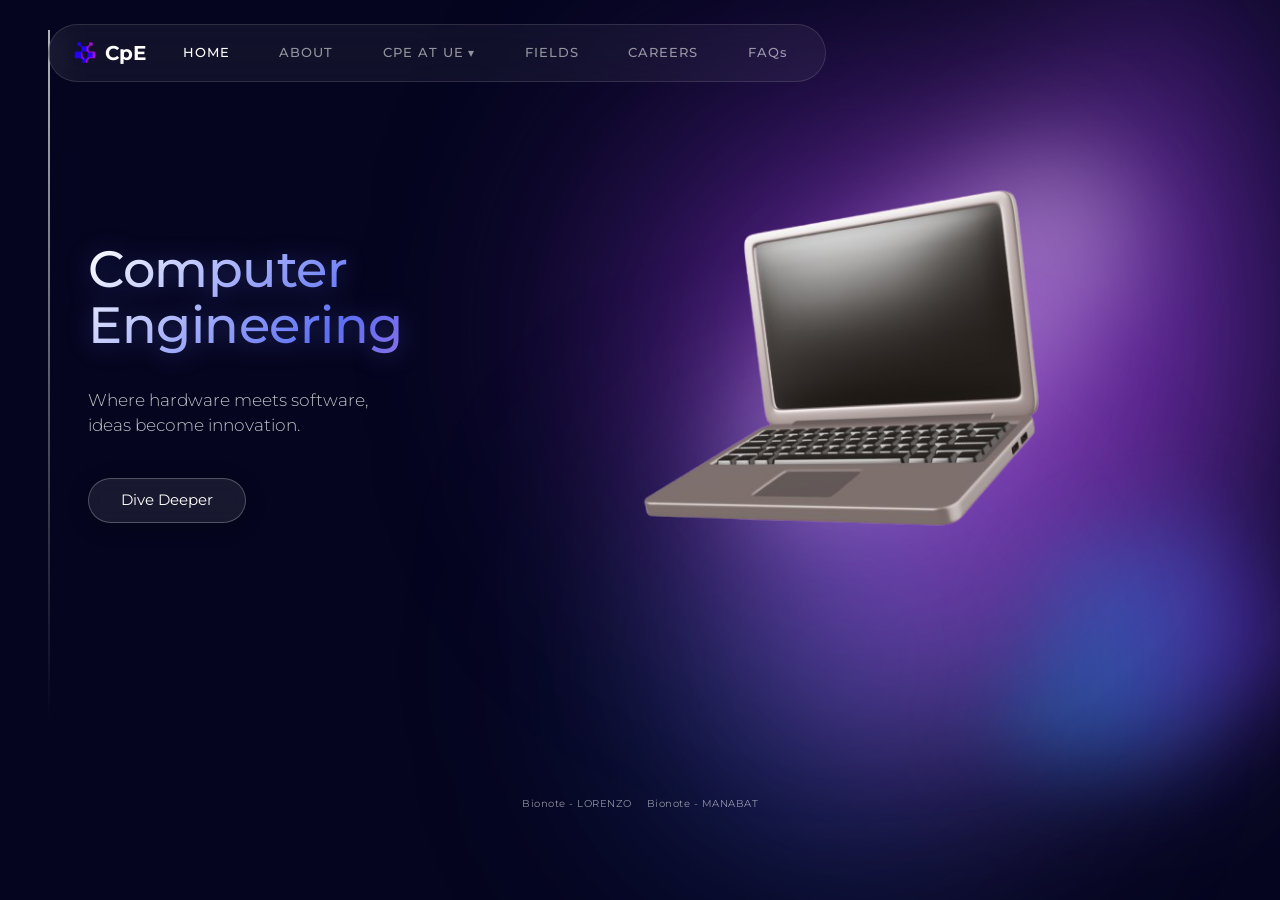
<file: index.html>
<!DOCTYPE html>
<html lang="en">
<head>
    <meta charset="UTF-8">
    <meta name="viewport" content="width=device-width, initial-scale=1.0">

    <!-- Google Font: Montserrat -->
    <link rel="preconnect" href="https://fonts.googleapis.com">
    <link rel="preconnect" href="https://fonts.gstatic.com" crossorigin>
    <link href="https://fonts.googleapis.com/css2?family=Montserrat:wght@300;400;500;600;700&display=swap" rel="stylesheet">
    
    <!-- Bootstrap CSS -->
    <link href="https://cdn.jsdelivr.net/npm/bootstrap@5.3.3/dist/css/bootstrap.min.css" rel="stylesheet">

    <title>CPE Website</title>
    <link rel="stylesheet" href="style.css">
</head>

<body class="home-page">

    <!-- Background Glowing Effects -->
    <div class="glow glow-purple"></div>
    <div class="glow glow-blue"></div>

    <!-- Fixed Header Navbar -->
<header class="fixed-top container-fluid px-4 px-md-5 pt-4">
    <nav class="navbar navbar-expand-lg glass-navbar px-3 px-md-4 py-2">
        <div class="container-fluid p-0 d-flex justify-content-between align-items-center">
            <a class="navbar-brand d-flex align-items-center gap-2 text-white fw-bold me-4" href="index.html">
                <img src="assets/cpelogo.png" alt="CpE Logo" class="logo-img">
                <span>CpE</span>
            </a>
            <button class="navbar-toggler navbar-dark border-0" type="button" data-bs-toggle="collapse" data-bs-target="#navbarNav">
                <span class="navbar-toggler-icon"></span>
            </button>
            <div class="collapse navbar-collapse" id="navbarNav">
                <ul class="navbar-nav gap-lg-4">
                    <li class="nav-item"><a class="nav-link active" href="index.html">HOME</a></li>
                    <li class="nav-item"><a class="nav-link" href="about.html">ABOUT</a></li>
                    
                    <!-- CPE AT UE DROPDOWN BUTTON -->
                    <li class="nav-item nav-dropdown">
                        <a class="nav-link dropdown-trigger d-flex align-items-center gap-1" href="cpe-at-ue.html">
                            CPE AT UE <span class="dropdown-arrow">▾</span>
                        </a>
                        <div class="dropdown-menu custom-dropdown">
                            <a class="dropdown-item" href="faculty.html">Faculty</a>
                            <a class="dropdown-item" href="extracurriculars.html">Extracurriculars</a>
                        </div>
                    </li>

                    <li class="nav-item"><a class="nav-link" href="fields.html">FIELDS</a></li>
                    <li class="nav-item"><a class="nav-link" href="careers.html">CAREERS</a></li>
                    <li class="nav-item"><a class="nav-link" href="faqs.html">FAQs</a></li>
                </ul>
            </div>
        </div>
    </nav>
</header>

    <!-- Hero Section -->
<main class="hero-section container-fluid px-4 px-md-5 d-flex align-items-center position-relative">
    
    <!-- Left Vertical Line (Stretches across the hero area) -->
    <div class="vertical-line"></div>

    <div class="row w-100 align-items-center my-auto mx-0">
        
        <!-- Left Text Content -->
        <div class="col-lg-6 hero-text-wrapper ps-4 ps-md-5">
            <h1 class="hero-title">
                Computer<br>Engineering
            </h1>
            
            <p class="hero-subtitle mt-4">
                Where hardware meets software,<br>
                ideas become innovation.
            </p>
            
            <a href="about.html" class="btn btn-pill mt-4">Dive Deeper</a>
        </div>

        <!-- Right Laptop Image -->
        <div class="col-lg-6 text-center mt-5 mt-lg-0">
            <img src="assets/laptop_nobg.png" alt="Computer Engineering Laptop" class="img-fluid hero-laptop-img levitate">
        </div>

    </div>
</main>

    <!-- Bootstrap JS -->
    <script src="https://cdn.jsdelivr.net/npm/bootstrap@5.3.3/dist/js/bootstrap.bundle.min.js"></script>
</body>

<footer>

    <p>
        <a href="./ncp3106_2026_edlorenzo-main/index.html" target="_blank" class="bionote-link">Bionote - LORENZO</a>
    </p>

    <p>
        <a href="https://ghenmanabat.github.io/ncp3106_gmanabat_mp1/" target="_blank" class="bionote-link">Bionote - MANABAT</a>
    </p>

</footer>
</html>
</file>
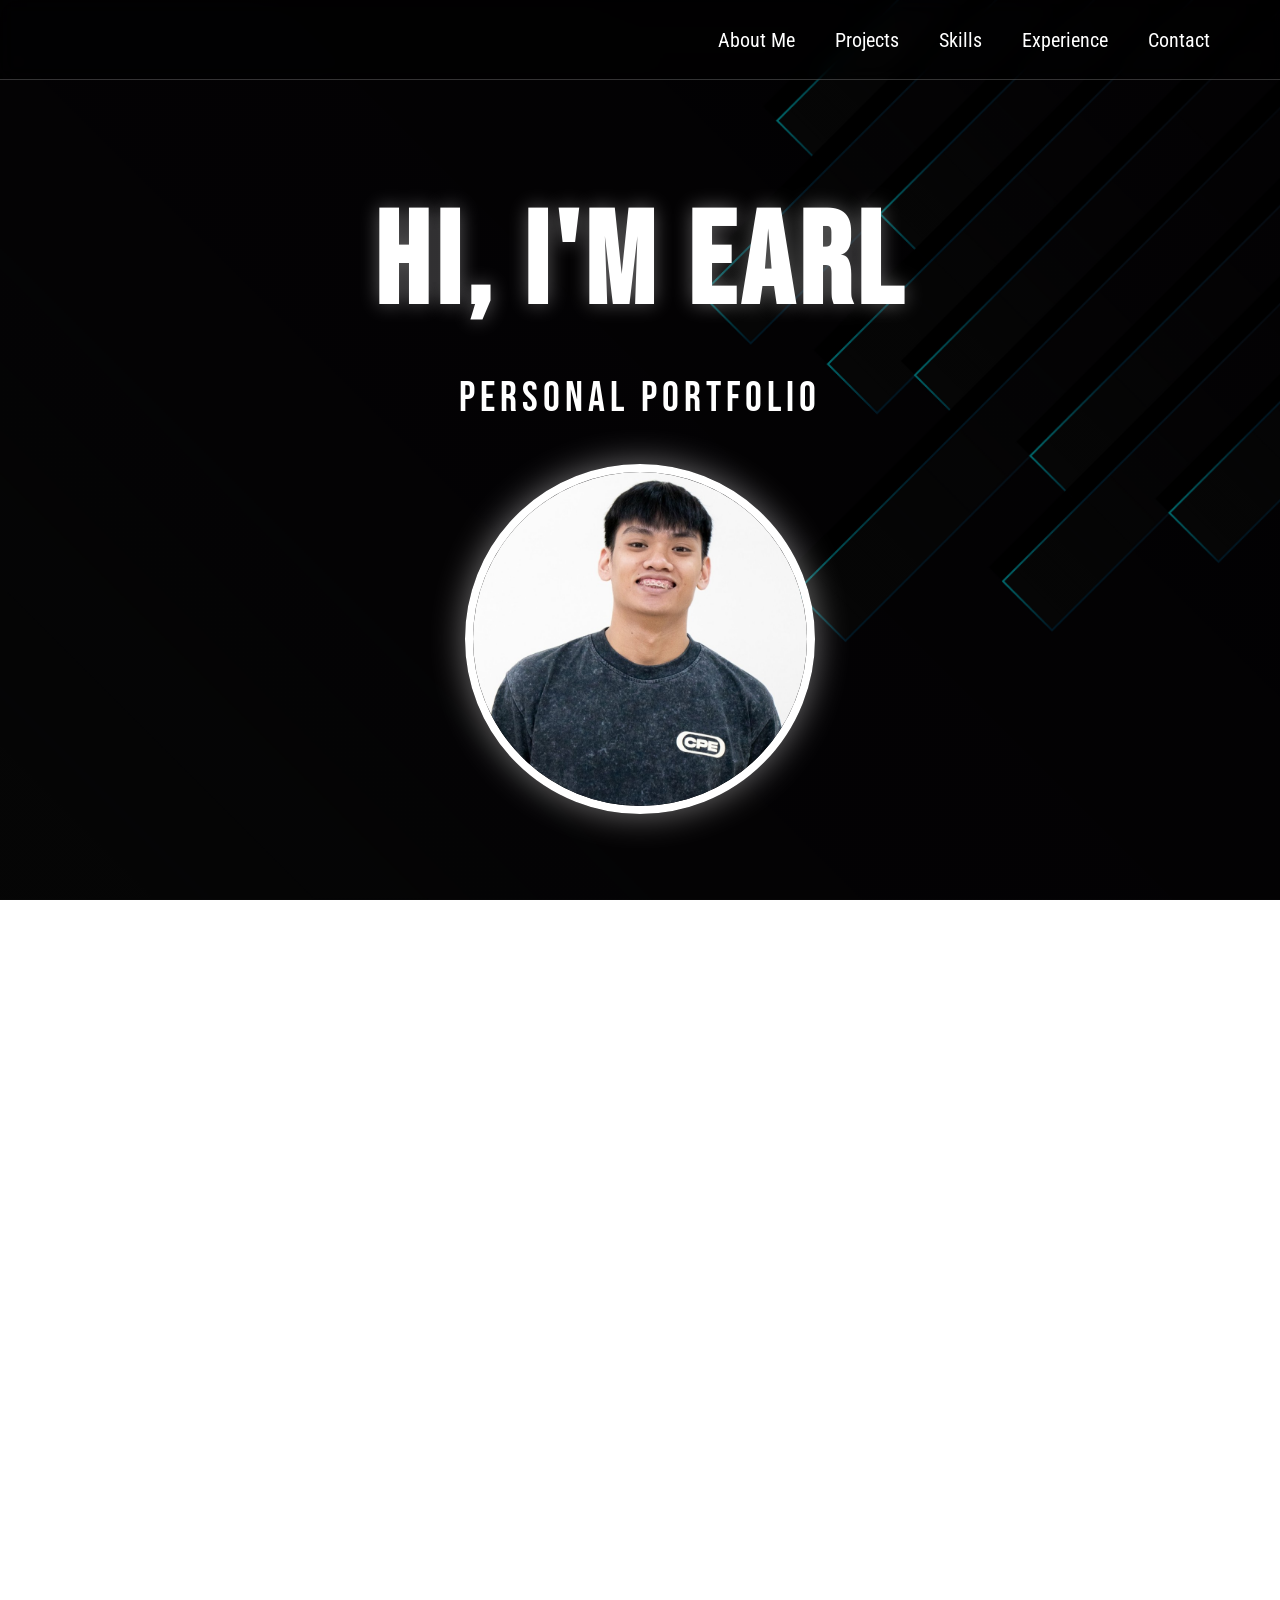
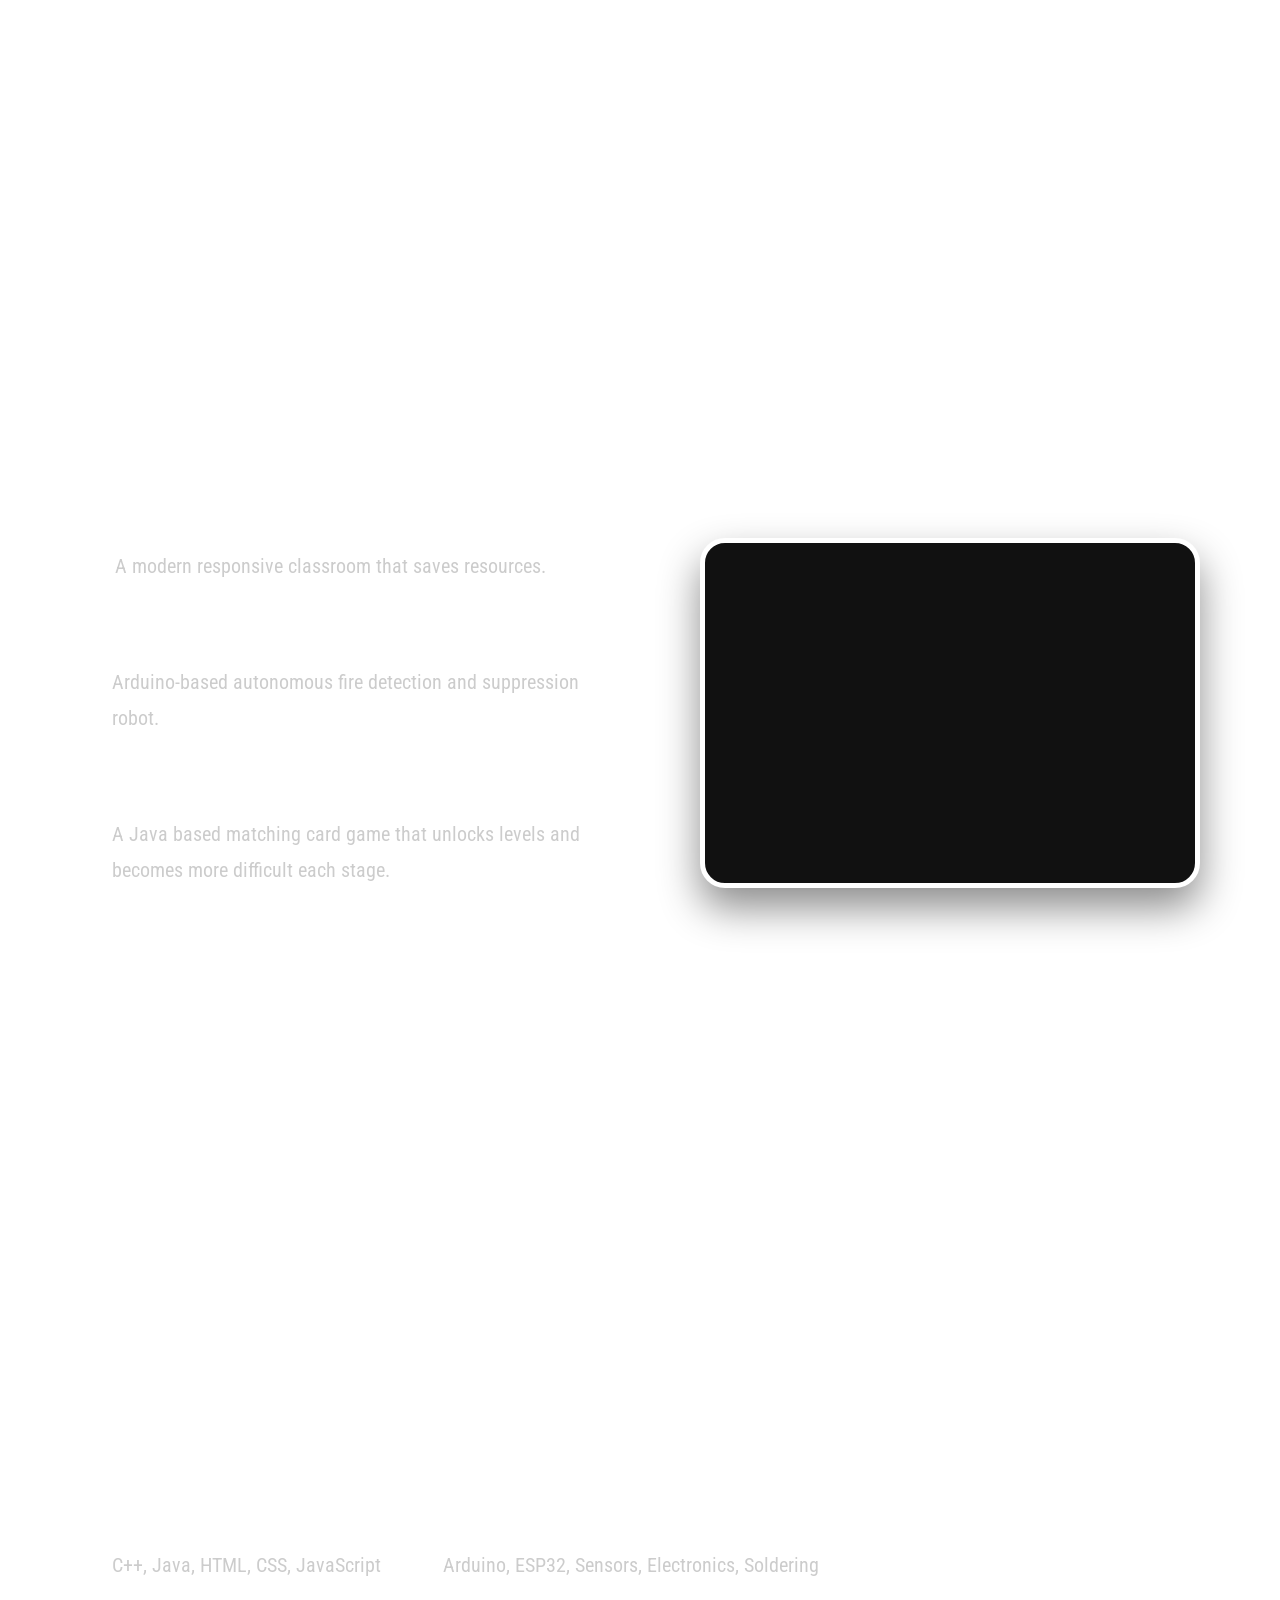
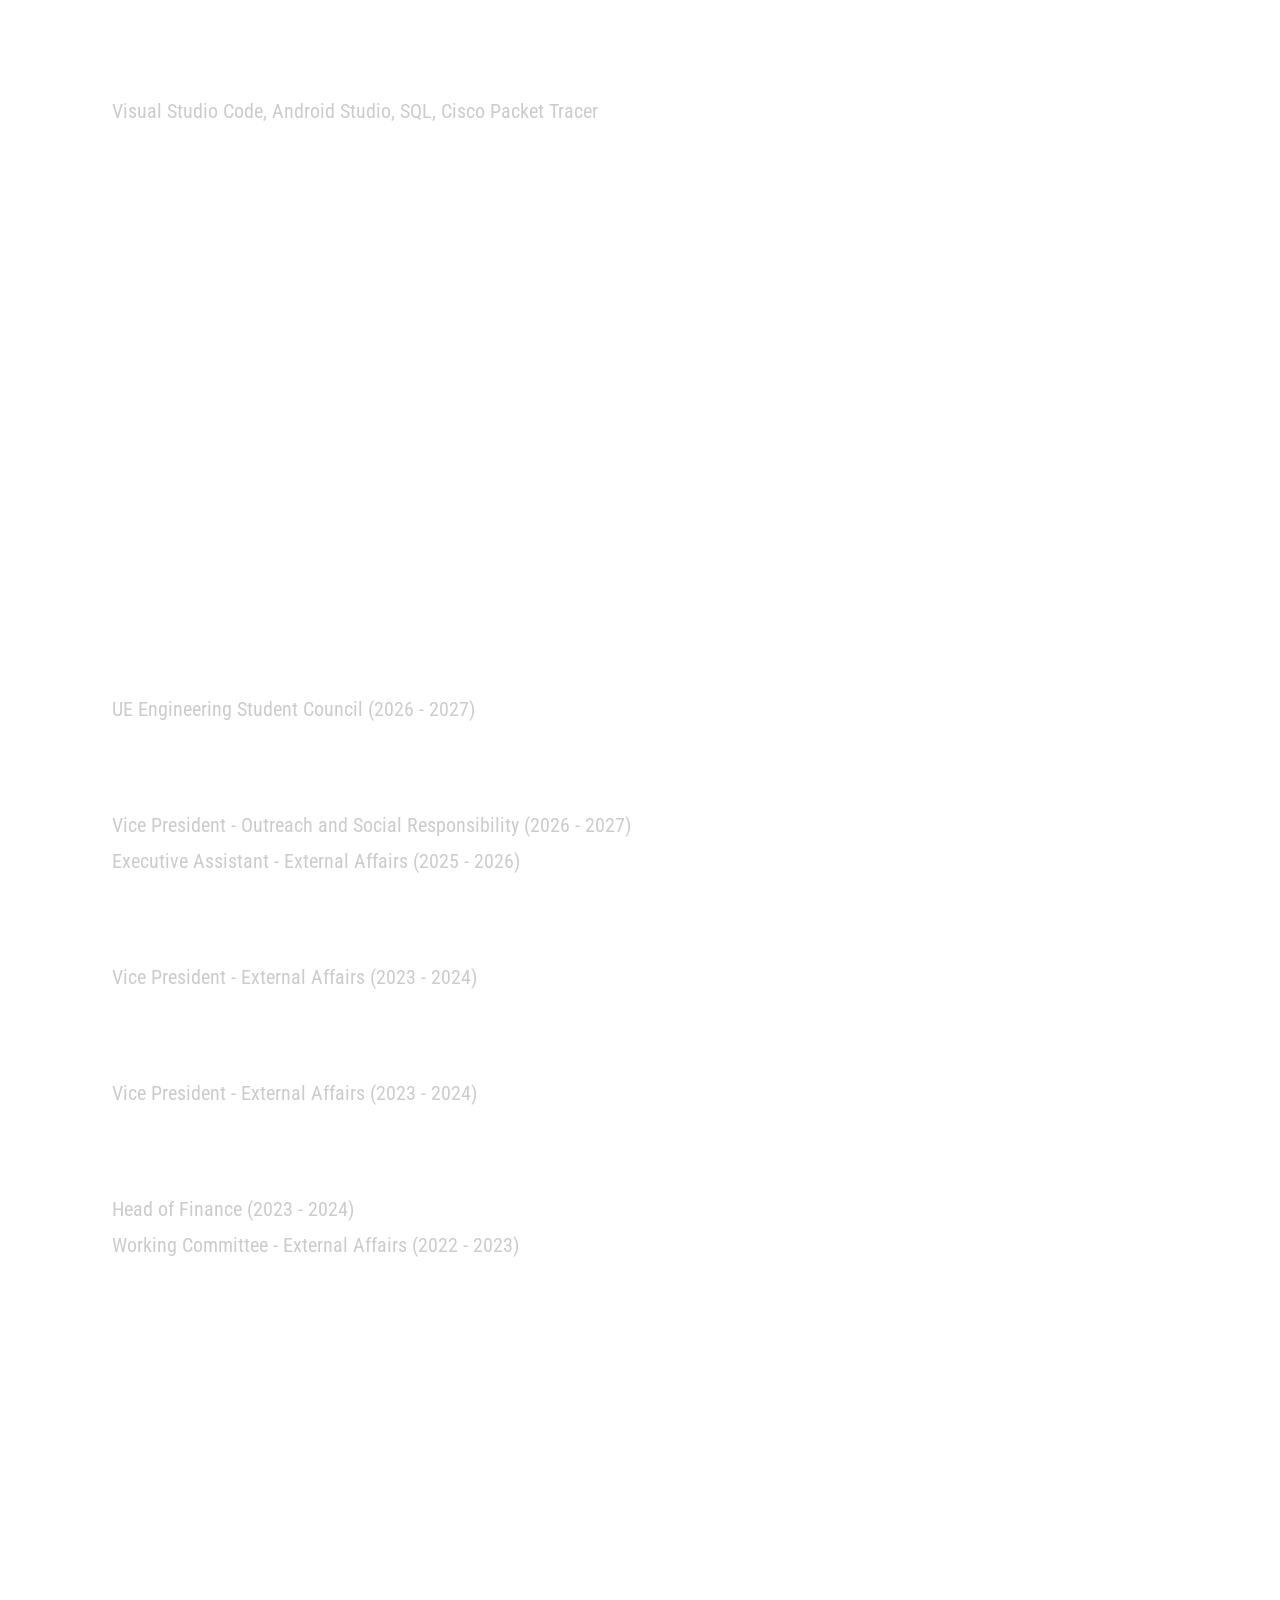
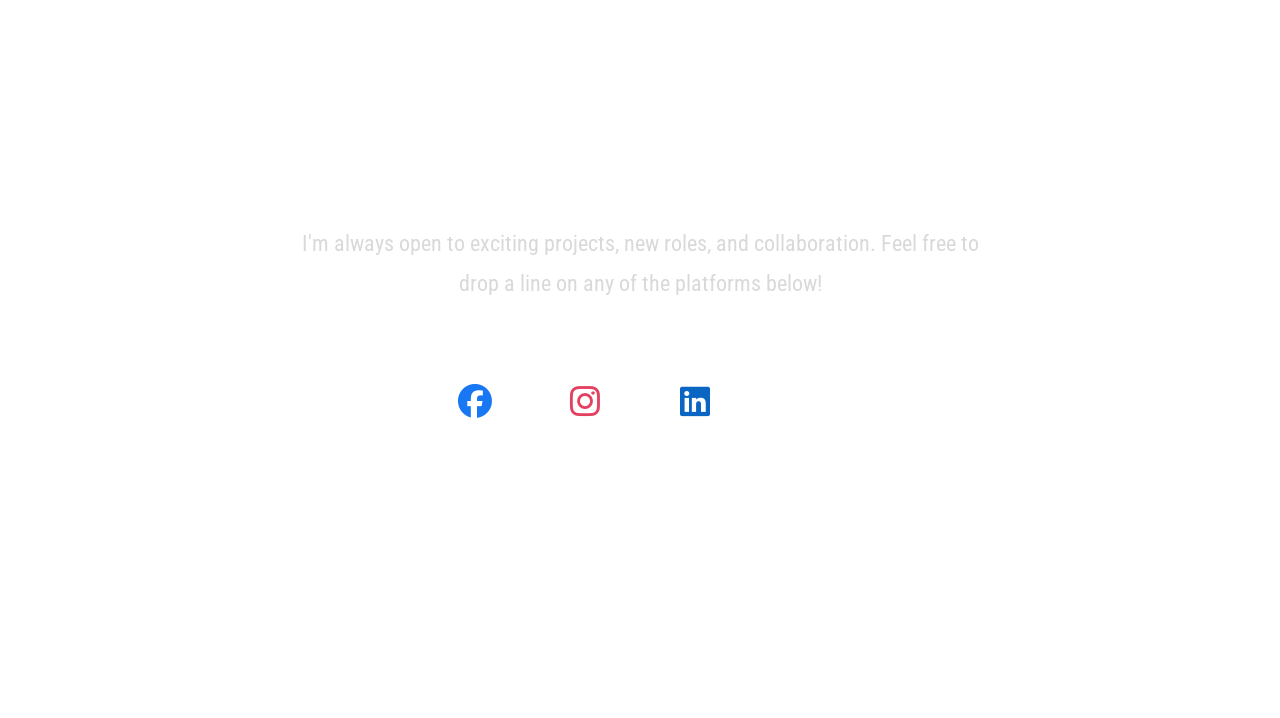
<file: ncp3106_2026_edlorenzo-main/index.html>
<!DOCTYPE html>
<html lang="en">
<head>

<meta charset="UTF-8">
<meta name="viewport" content="width=device-width, initial-scale=1.0">

<title>Earl Lorenzo Portfolio</title>

<link rel="stylesheet" href="https://cdnjs.cloudflare.com/ajax/libs/font-awesome/6.6.0/css/all.min.css">
<link href="https://fonts.googleapis.com/css2?family=Bebas+Neue&family=Roboto+Condensed:wght@300;400;700&display=swap" rel="stylesheet">
<link rel="stylesheet" href="style.css">


</head>
<body>

<nav class="navbar">

<ul class="nav-links">

<li><a href="#about">About Me</a></li>
<li><a href="#projects">Projects</a></li>
<li><a href="#skills">Skills</a></li>
<li><a href="#experience">Experience</a></li>
<li><a href="#contact">Contact</a></li>

</ul>

</nav>

<header class="cover">

    <div class="hero">

<h1>HI, I'M EARL</h1>

        <p>PERSONAL PORTFOLIO</p>

        <div class="profile">
            <img src="assets/1x1polo.jpg" alt="Earl">
        </div>

    </div>

</header>

<section id="about">

    <div class="about-content">

        <div class="about-text">
            <h2 class="fill-text">ABOUT ME</h2>
<p>
I am Earl Lorenzo, a Computer Engineering student passionate about programming,
 web development, embedded systems, and technology. I enjoy creating projects that 
 combine creativity with practical solutions while continuously learning new technologies.
</p>
 </div>

        <img src="assets/hardhat.jpg" class="about-photo">

    </div>
</section>

<section id="projects">

    <h2>Projects</h2>

    <div class="projects-content">

        <div class="project-list">

    <div class="card project classroom active">
        <h3>Smart Classroom Prototype</h3>
        <p>A modern responsive classroom that saves resources.</p>
    </div>

    <div class="card project robot">
        <h3>Fire Fighting Robot</h3>
        <p>Arduino-based autonomous fire detection and suppression robot.</p>
    </div>

    <div class="card project game">
        <h3>Hunger Heroes - Game Development</h3>
        <p>A Java based matching card game that unlocks levels and becomes more difficult each stage.</p>
    </div>

        </div>

<video class="project-photo show" id="projectVideo" autoplay muted loop playsinline>
    <source src="assets/prototype_star.mp4" type="video/mp4">
</video>

<img id="projectImage"
     class="project-photo"
     style="display:none;">

    </div>

</section>

<section id="skills">

<h2>Skills</h2>

<div class="cards">

<div class="card">
<h3>Programming</h3>
<p>C++, Java, HTML, CSS, JavaScript</p>
</div>

<div class="card">
<h3>Hardware</h3>
<p>Arduino, ESP32, Sensors, Electronics, Soldering</p>
</div>

<div class="card">
<h3>Software</h3>
<p>Visual Studio Code, Android Studio, SQL, Cisco Packet Tracer</p>
</div>
</div>
</section>

<section id="experience">
    <h2>Experience</h2>
    <div class="card">
        <h3>Business Manager</h3>
        <p>UE Engineering Student Council (2026 - 2027)</p>
    </div>

    <div class="card">
        <h3>UE Society of Computer Engineering Students</h3>
        <p>Vice President - Outreach and Social Responsibility (2026 - 2027)</p>
        <p>Executive Assistant - External Affairs (2025 - 2026)</p>
    </div>

    <div class="card">
        <h3>UE Multiple Intelligences Coordinating Council</h3>
        <p>Vice President - External Affairs (2023 - 2024)</p>
    </div>

    <div class="card">
        <h3>UE Manila The Spectrum</h3>
        <p>Vice President - External Affairs (2023 - 2024)</p>
    </div>

    <div class="card">
        <h3>UE Young and Old United in the East</h3>
        <p>Head of Finance (2023 - 2024)</p>
        <p>Working Committee - External Affairs (2022 - 2023)</p>
    </div>

</section>

<section id="contact">

    <h2 class="contact-title">WORK WITH ME!</h2>
    <p class="contact-text">
        I'm always open to exciting projects, new roles, and collaboration.
         Feel free to drop a line on any of the platforms below!
    </p>

    <div class="socials">
        <a href="https://www.facebook.com/earl.lorenzo.2024" target="_blank"><i class="fab fa-facebook"></i></a>
        <a href="https://www.instagram.com/earllorenzo20" target="_blank"><i class="fab fa-instagram"></i></a>
        <a href="https://www.linkedin.com/in/earl-duncan-306a073aa" target="_blank"><i class="fab fa-linkedin"></i></a>
        <a href="mailto:earlduncan20@gmail.com"><i class="fas fa-envelope"></i></a>
    </div>

</section>

<script src="script.js"></script>

</body>
</html>
</file>
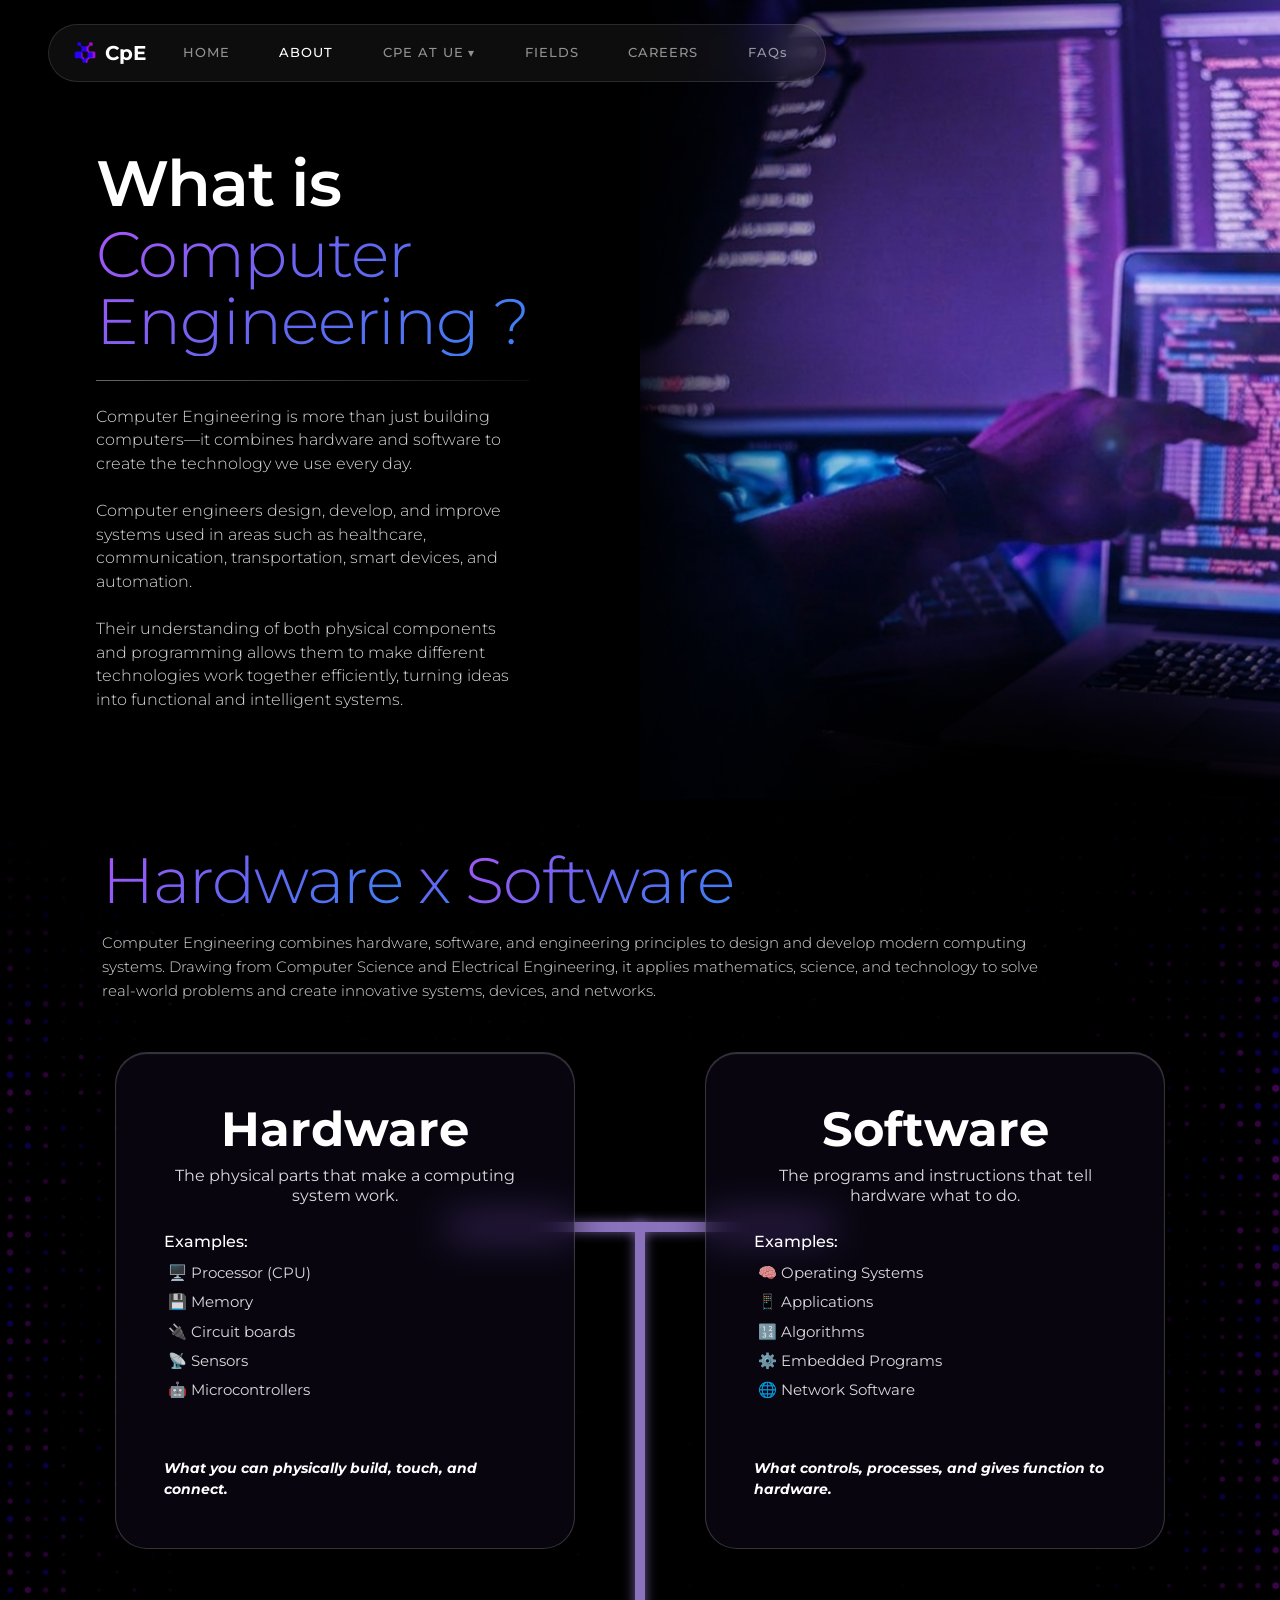
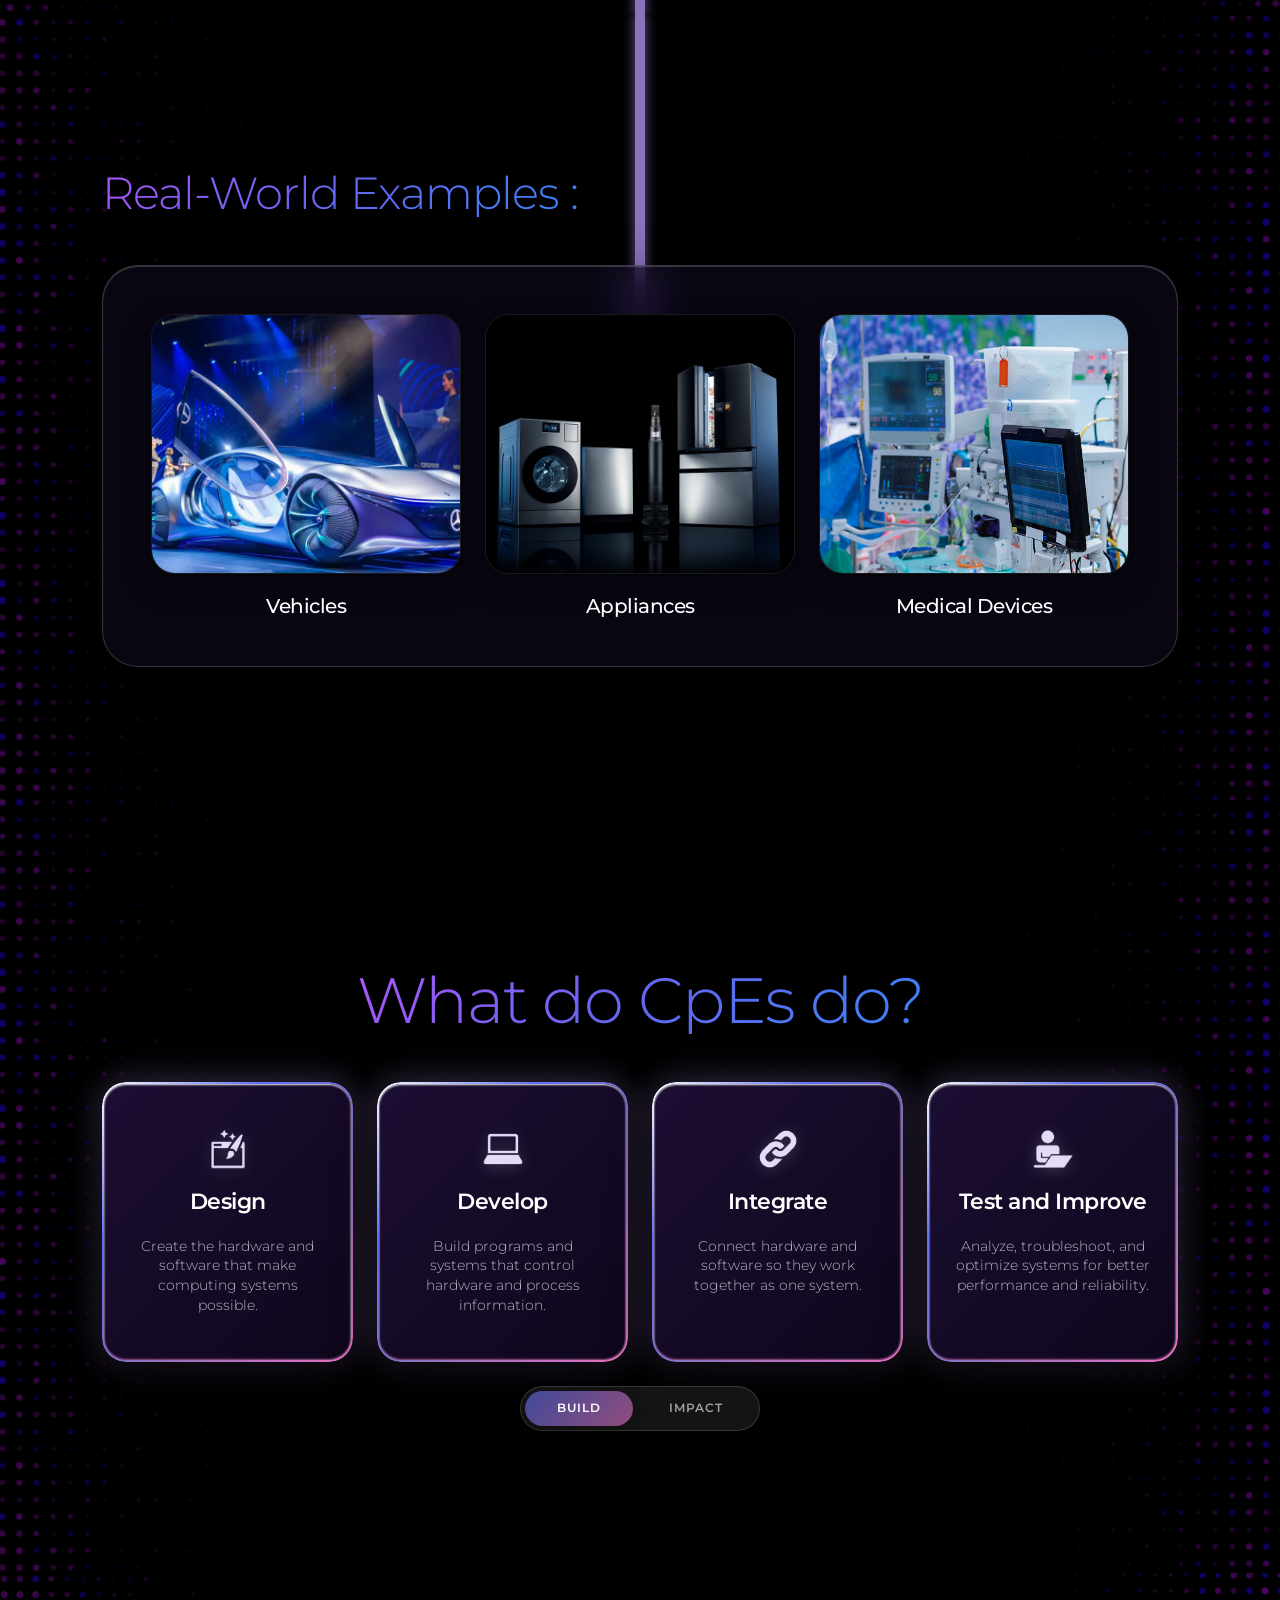
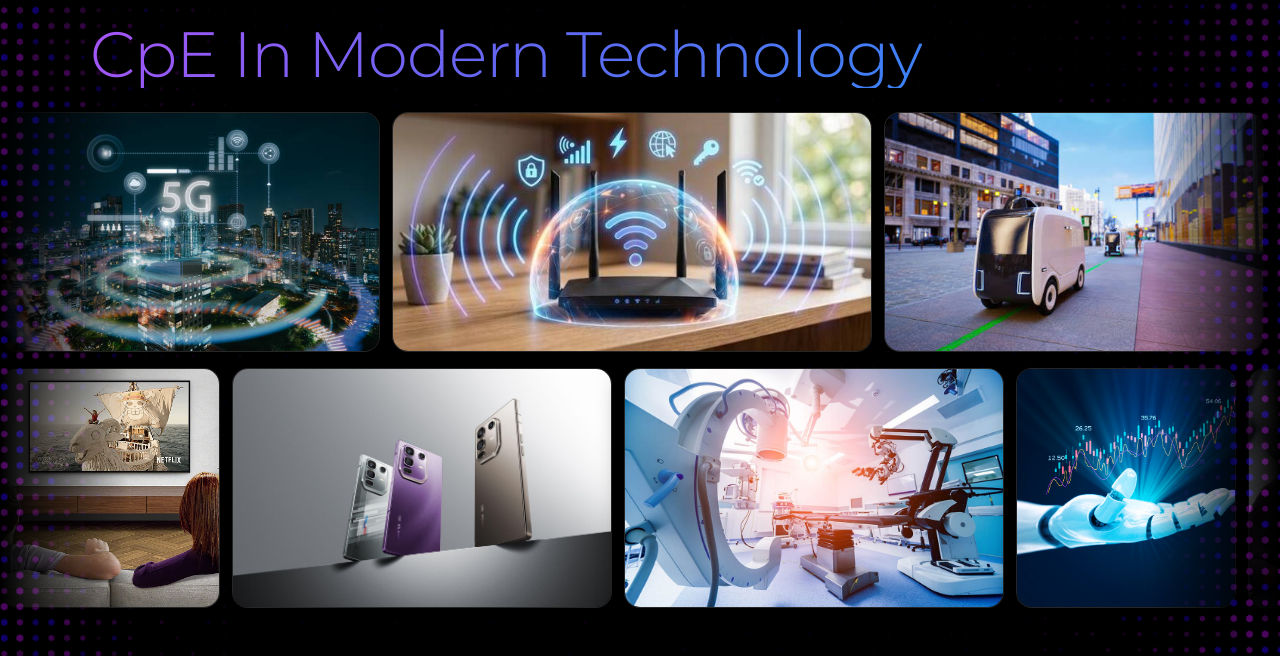
<file: about.html>
<!DOCTYPE html>
<html lang="en">
<head>
    <meta charset="UTF-8">
    <meta name="viewport" content="width=device-width, initial-scale=1.0">
    <link rel="preconnect" href="https://fonts.googleapis.com">
    <link rel="preconnect" href="https://fonts.gstatic.com" crossorigin>
    <link href="https://fonts.googleapis.com/css2?family=Montserrat:wght@300;400;500;600;700&display=swap" rel="stylesheet">
    <link href="https://cdn.jsdelivr.net/npm/bootstrap@5.3.3/dist/css/bootstrap.min.css" rel="stylesheet">
    <title>About - CPE Website</title>
    <link rel="stylesheet" href="style.css">
</head>
<body class="about-page">

    <!-- Fixed Header Navbar -->
<header class="fixed-top container-fluid px-4 px-md-5 pt-4">
    <nav class="navbar navbar-expand-lg glass-navbar px-3 px-md-4 py-2">
        <div class="container-fluid p-0 d-flex justify-content-between align-items-center">
            <a class="navbar-brand d-flex align-items-center gap-2 text-white fw-bold me-4" href="index.html">
                <img src="assets/cpelogo.png" alt="CpE Logo" class="logo-img">
                <span>CpE</span>
            </a>
            <button class="navbar-toggler navbar-dark border-0" type="button" data-bs-toggle="collapse" data-bs-target="#navbarNav">
                <span class="navbar-toggler-icon"></span>
            </button>
            <div class="collapse navbar-collapse" id="navbarNav">
                <ul class="navbar-nav gap-lg-4">
                    <li class="nav-item"><a class="nav-link" href="index.html">HOME</a></li>
                    <li class="nav-item"><a class="nav-link active" href="about.html">ABOUT</a></li>
                    
                    <!-- CPE AT UE DROPDOWN BUTTON -->
                    <li class="nav-item nav-dropdown">
                        <a class="nav-link dropdown-trigger d-flex align-items-center gap-1" href="cpe-at-ue.html">
                            CPE AT UE <span class="dropdown-arrow">▾</span>
                        </a>
                        <div class="dropdown-menu custom-dropdown">
                            <a class="dropdown-item" href="faculty.html">Faculty</a>
                            <a class="dropdown-item" href="extracurriculars.html">Extracurriculars</a>
                        </div>
                    </li>

                    <li class="nav-item"><a class="nav-link" href="fields.html">FIELDS</a></li>
                    <li class="nav-item"><a class="nav-link" href="careers.html">CAREERS</a></li>
                    <li class="nav-item"><a class="nav-link" href="faqs.html">FAQs</a></li>
                </ul>
            </div>
        </div>
    </nav>
</header>

    <!-- SECTION 1 -->
    <section class="about-section slide-1">
        <div class="container-fluid px-4 px-md-5">
            <div class="row w-100 mx-0">
                <div class="col-lg-6 col-xl-5 ps-md-4 ps-lg-5">
                    <h1 class="about-title mb-4">
                        <span class="text-white d-block fw-semibold mb-1">What is</span>
                        <span class="gradient-text">Computer<br>Engineering ?</span>
                    </h1>
                    <div class="about-divider mb-4"></div>
                    <div class="about-text-content">
                        <p>Computer Engineering is more than just building computers—it combines hardware and software to create the technology we use every day.</p>
                        <p>Computer engineers design, develop, and improve systems used in areas such as healthcare, communication, transportation, smart devices, and automation.</p>
                        <p>Their understanding of both physical components and programming allows them to make different technologies work together efficiently, turning ideas into functional and intelligent systems.</p>
                    </div>
                </div>
            </div>
        </div>
    </section>

<!-- SECTION 2: Hardware x Software -->
<section class="about-section slide-2 position-relative">

    <!-- Move T-Line Wrapper Here (Directly under section) -->
    <div class="t-line-wrapper">
        <div class="t-line-horizontal"></div>
        <div class="t-line-vertical"></div>
    </div>

    <div class="container-fluid px-4 px-md-5 position-relative z-1">
        <div class="row w-100 mx-0 justify-content-center">
            <div class="col-12 max-content-width">
                
            <h1 class="about-title mb-3">
               <span class="gradient-text">Hardware</span> 
                <span class="gradient-text">x</span>
               <span class="gradient-text">Software</span>
            </h1>

                <p class="about-subtitle text-white-50 mb-5">
                    Computer Engineering combines hardware, software, and engineering principles to 
                    design and develop modern computing systems. Drawing from Computer Science and 
                    Electrical Engineering, it applies mathematics, science, and technology to solve 
                    real-world problems and create innovative systems, devices, and networks.

                <!-- Cards Wrapper -->
                <div class="cards-line-container">
                    <div class="d-flex flex-column flex-md-row justify-content-between align-items-stretch gap-5">
                        
                        <!-- Hardware Card -->
                        <div class="hw-sw-card p-4 p-xl-5 flex-fill">
                            <div>
                                <h2 class="text-white fw-bold display-5 text-center mb-2">Hardware</h2>
                                <p class="text-white-50 mb-4 text-center lh-sm fs-6">The physical parts that make a computing system work.</p>
                                
                                <p class="text-white fw-medium mb-2 fs-6">Examples:</p>
                                <ul class="list-unstyled custom-icon-list text-white-50 mb-4 ps-1">
                                    <li>🖥️ Processor (CPU)</li>
                                    <li>💾 Memory</li>
                                    <li>🔌 Circuit boards</li>
                                    <li>📡 Sensors</li>
                                    <li>🤖 Microcontrollers</li>
                                </ul>
                            </div>
                            
                            <p class="fst-italic text-white fw-bold mb-0 small mt-4 pt-2">
                                What you can physically build, touch, and connect.
                            </p>
                        </div>

                        <!-- Software Card -->
                        <div class="hw-sw-card p-4 p-xl-5 flex-fill">
                            <div>
                                <h2 class="text-white fw-bold display-5 text-center mb-2">Software</h2>
                                <p class="text-white-50 mb-4 text-center lh-sm fs-6">The programs and instructions that tell hardware what to do.</p>
                                
                                <p class="text-white fw-medium mb-2 fs-6">Examples:</p>
                                <ul class="list-unstyled custom-icon-list text-white-50 mb-4 ps-1">
                                    <li>🧠 Operating Systems</li>
                                    <li>📱 Applications</li>
                                    <li>🔢 Algorithms</li>
                                    <li>⚙️ Embedded Programs</li>
                                    <li>🌐 Network Software</li>
                                </ul>
                            </div>

                            <p class="fst-italic text-white fw-bold mb-0 small mt-4 pt-2">
                                What controls, processes, and gives function to hardware.
                            </p>
                        </div>

                    </div>
                </div>

            </div>
        </div>
    </div>
</section>

<!-- SECTION 3: Real-World Examples -->
    <section class="about-section slide-3 position-relative">

        <!-- Top-Center Connecting Line (Flows down from Section 2) -->
        <div class="section-connect-line"></div>

        <div class="container-fluid px-4 px-md-5 position-relative z-1">
            <div class="row w-100 mx-0 justify-content-center">
                <div class="col-12 max-content-width">
                    
                    <!-- Title -->
                    <h1 class="about-title mb-5">
                        <span class="gradient-text">Real-World Examples :</span>
                    </h1>

                    <!-- Main Glass Housing Container -->
                    <div class="real-world-container p-4 p-md-5">
                        <div class="row g-4 justify-content-center align-items-center">
                            
                            <!-- Card 1: Vehicles -->
                            <div class="col-md-4">
                                <div class="example-card">
                                    <div class="img-wrapper">
                                        <img src="assets/mercedes-car.png" alt="Vehicles" class="img-fluid">
                                    </div>
                                    <h3 class="example-label">Vehicles</h3>
                                </div>
                            </div>

                            <!-- Card 2: Appliances -->
                            <div class="col-md-4">
                                <div class="example-card">
                                    <div class="img-wrapper">
                                        <img src="assets/appliances.jpg" alt="Appliances" class="img-fluid">
                                    </div>
                                    <h3 class="example-label">Appliances</h3>
                                </div>
                            </div>

                            <!-- Card 3: Medical Devices -->
                            <div class="col-md-4">
                                <div class="example-card">
                                    <div class="img-wrapper">
                                        <img src="assets/medicalappliances.jpg" alt="Medical Devices" class="img-fluid">
                                    </div>
                                    <h3 class="example-label">Medical Devices</h3>
                                </div>
                            </div>

                        </div>
                    </div>

                </div>
            </div>
        </div>
    </section>

 <!-- SECTION 4: What do CpEs do? (Tabbed Cards) -->
<section class="about-section slide-4 position-relative">
    <div class="container-fluid px-4 px-md-5 position-relative z-1">
        <div class="row w-100 mx-0 justify-content-center">
            <div class="col-12 max-content-width text-center">
                
                <!-- Title -->
                <h1 class="about-title mb-5">
                    <span class="gradient-text">What do CpEs do?</span>
                </h1>

                <!-- Tab Content Panes -->
                <div class="tab-content mb-4" id="cpeDoTabContent">
                    
                    <!-- TAB 1: BUILD -->
                    <div class="tab-pane fade show active" id="build-pane" role="tabpanel" tabindex="0">
                        <div class="row g-4 justify-content-center">
                            
                            <div class="col-6 col-lg-3">
                                <div class="cpe-action-card p-4">
                                    <div class="card-icon mb-3">
                                        <img src="assets/3.png" alt="Design Icon" class="card-icon-img">
                                    </div>
                                    <h3 class="card-title">Design</h3>
                                    <p class="card-desc">Create the hardware and software that make computing systems possible.</p>
                                </div>
                            </div>

                            <div class="col-6 col-lg-3">
                                <div class="cpe-action-card p-4">
                                    <div class="card-icon mb-3">
                                        <img src="assets/4.png" alt="Develop Icon" class="card-icon-img">
                                    </div>
                                    <h3 class="card-title">Develop</h3>
                                    <p class="card-desc">Build programs and systems that control hardware and process information.</p>
                                </div>
                            </div>

                            <div class="col-6 col-lg-3">
                                <div class="cpe-action-card p-4">
                                    <div class="card-icon mb-3">
                                        <img src="assets/5.png" alt="Integrate Icon" class="card-icon-img">
                                    </div>
                                    <h3 class="card-title">Integrate</h3>
                                    <p class="card-desc">Connect hardware and software so they work together as one system.</p>
                                </div>
                            </div>

                            <div class="col-6 col-lg-3">
                                <div class="cpe-action-card p-4">
                                    <div class="card-icon mb-3">
                                        <img src="assets/6.png" alt="Test Icon" class="card-icon-img">
                                    </div>
                                    <h3 class="card-title">Test and Improve</h3>
                                    <p class="card-desc">Analyze, troubleshoot, and optimize systems for better performance and reliability.</p>
                                </div>
                            </div>

                        </div>
                    </div>

                    <!-- TAB 2: IMPACT -->
                    <div class="tab-pane fade" id="impact-pane" role="tabpanel" tabindex="0">
                        <div class="row g-4 justify-content-center">
                            
                            <div class="col-6 col-lg-3">
                                <div class="cpe-action-card p-4">
                                    <div class="card-icon mb-3">
                                        <img src="assets/7.png" alt="Innovate Icon" class="card-icon-img">
                                    </div>
                                    <h3 class="card-title">Innovate</h3>
                                    <p class="card-desc">Pioneer new technologies in AI, robotics, and smart infrastructure.</p>
                                </div>
                            </div>

                            <div class="col-6 col-lg-3">
                                <div class="cpe-action-card p-4">
                                    <div class="card-icon mb-3">
                                        <img src="assets/8.png" alt="Secure Icon" class="card-icon-img">
                                    </div>
                                    <h3 class="card-title">Secure</h3>
                                    <p class="card-desc">Protect hardware architecture and embedded networks from cybersecurity threats.</p>
                                </div>
                            </div>

                            <div class="col-6 col-lg-3">
                                <div class="cpe-action-card p-4">
                                    <div class="card-icon mb-3">
                                        <img src="assets/9.png" alt="Automate Icon" class="card-icon-img">
                                    </div>
                                    <h3 class="card-title">Automate</h3>
                                    <p class="card-desc">Streamline complex physical industrial tasks through microcontrollers and IoT.</p>
                                </div>
                            </div>

                            <div class="col-6 col-lg-3">
                                <div class="cpe-action-card p-4">
                                    <div class="card-icon mb-3">
                                        <img src="assets/10.png" alt="Connect Icon" class="card-icon-img">
                                    </div>
                                    <h3 class="card-title">Connect</h3>
                                    <p class="card-desc">Establish robust global communications networks and cloud services.</p>
                                </div>
                            </div>

                        </div>
                    </div>

                </div>

                <!-- Toggle Pill Buttons -->
                <div class="d-flex justify-content-center">
                    <ul class="nav nav-pills custom-switch-pill p-1" id="cpeDoTabs" role="tablist">
                        <li class="nav-item" role="presentation">
                            <button class="nav-link active" id="build-tab" data-bs-toggle="tab" data-bs-target="#build-pane" type="button" role="tab">BUILD</button>
                        </li>
                        <li class="nav-item" role="presentation">
                            <button class="nav-link" id="impact-tab" data-bs-toggle="tab" data-bs-target="#impact-pane" type="button" role="tab">IMPACT</button>
                        </li>
                    </ul>
                </div>

            </div>
        </div>
    </div>
</section>

<!-- SECTION 5: CpE In Modern Technology (Dual-Row Continuous Scroll) -->
<section class="about-section slide-5 position-relative overflow-hidden py-5">
    <div class="container-fluid px-0 position-relative z-1">
        
        <!-- Section Header -->
        <div class="px-4 px-md-5 mb-4">
            <div class="max-content-width mx-auto">
                <h1 class="about-title">
                    <span class="gradient-text">CpE In Modern Technology</span>
                </h1>
            </div>
        </div>

        <!-- ROW 1 (Top Track) -->
        <div class="tech-marquee-wrapper mb-3">
            <div class="tech-marquee-track scroll-right">
                <!-- Set 1 -->
                <div class="tech-card card-wide"><img src="assets/carousel_5g.jpg" alt="Smartphones"></div>
                <div class="tech-card card-extra-wide"><img src="assets/carousel_wifi.jpg" alt="Autonomous Driving"></div>
                <div class="tech-card card-wide"><img src="assets/carousel_robot.jpg" alt="Gaming Consoles"></div>
                <!-- Duplicate Set for Seamless Loop -->
                <div class="tech-card card-wide"><img src="assets/carousel_drive.jpg" alt="Smartphones"></div>
                <div class="tech-card card-extra-wide"><img src="assets/carousel2.png" alt="Autonomous Driving"></div>
                <div class="tech-card card-wide"><img src="assets/cybersecurity.jpg" alt="Gaming Consoles"></div>
            </div>
        </div>

        <!-- ROW 2 (Bottom Track) -->
        <div class="tech-marquee-wrapper">
            <div class="tech-marquee-track scroll-right-delayed">
                <!-- Set 2 -->
                <div class="tech-card card-narrow"><img src="assets/carousel4.png" alt="POS Terminals"></div>
                <div class="tech-card card-wide"><img src="assets/carousel5.jpg" alt="Robotics & Medical"></div>
                <div class="tech-card card-wide"><img src="assets/carousel6.jpg" alt="Smart Displays"></div>
                <div class="tech-card card-narrow"><img src="assets/carousel7.jpg" alt="Smart Infrastructure"></div>
                <!-- Duplicate Set for Seamless Loop -->
                <div class="tech-card card-narrow"><img src="assets/carousel_apple.jpg" alt="POS Terminals"></div>
                <div class="tech-card card-wide"><img src="assets/carousel_delivery.jpg" alt="Robotics & Medical"></div>
                <div class="tech-card card-wide"><img src="assets/mercedes-car.png" alt="Smart Displays"></div>
                <div class="tech-card card-narrow"><img src="assets/carousel_farming.jpg" alt="Smart Infrastructure"></div>
            </div>
        </div>

    </div>
</section>



    <script src="https://cdn.jsdelivr.net/npm/bootstrap@5.3.3/dist/js/bootstrap.bundle.min.js"></script>
</body>
</html>
</file>
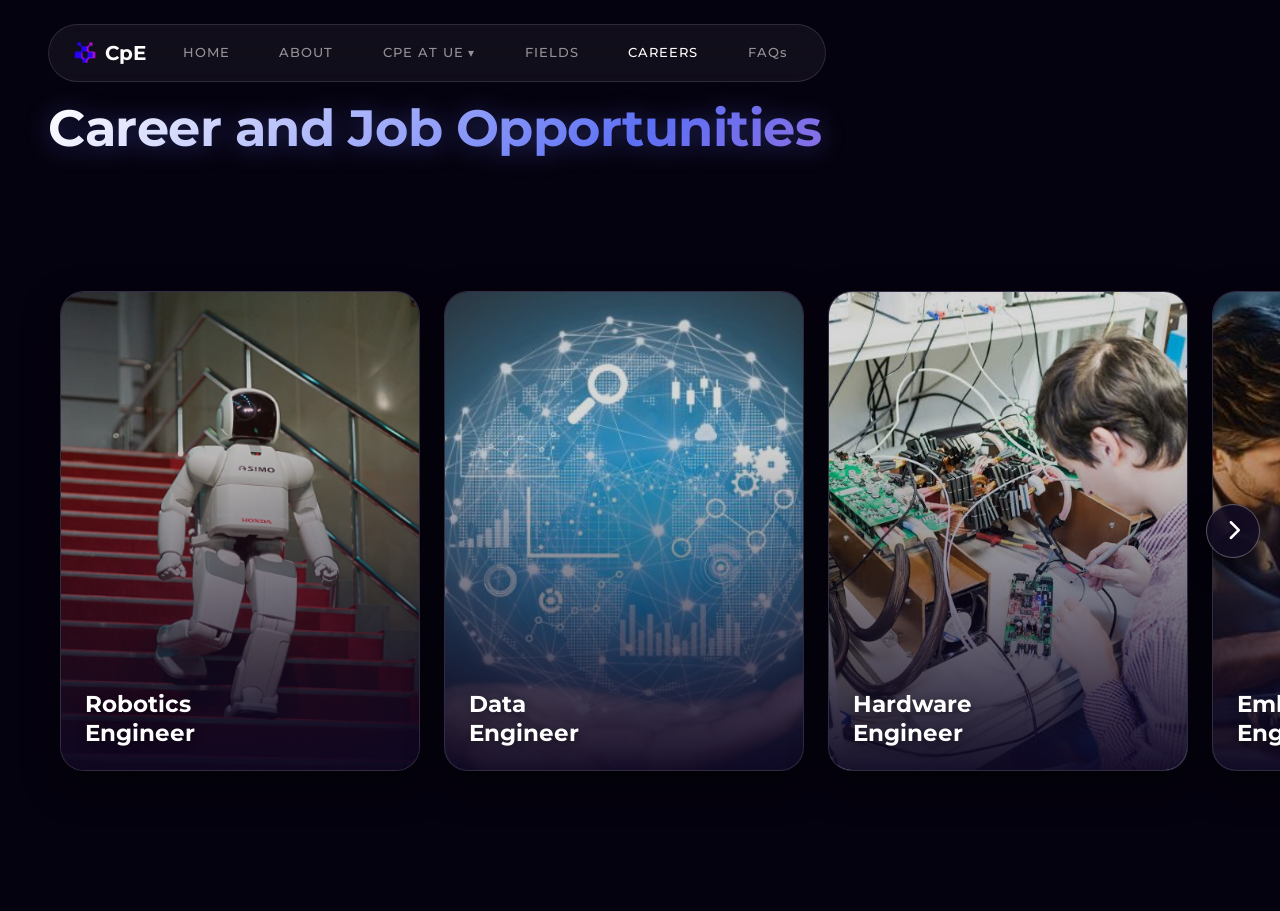
<file: careers.html>
<!DOCTYPE html>
<html lang="en">
<head>
    <meta charset="UTF-8">
    <meta name="viewport" content="width=device-width, initial-scale=1.0">
    <title>CpE - Career and Job Opportunities</title>
    
    <!-- Fonts & Bootstrap -->
    <link rel="preconnect" href="https://fonts.googleapis.com">
    <link rel="preconnect" href="https://fonts.gstatic.com" crossorigin>
    <link href="https://fonts.googleapis.com/css2?family=Montserrat:wght@300;400;500;600;700;800&display=swap" rel="stylesheet">
    <link href="https://cdn.jsdelivr.net/npm/bootstrap@5.3.2/dist/css/bootstrap.min.css" rel="stylesheet">
    <link rel="stylesheet" href="https://cdnjs.cloudflare.com/ajax/libs/font-awesome/6.4.0/css/all.min.css">
    
    <link rel="stylesheet" href="style.css">
</head>
<body class="careers-body">

    <!-- Fixed Header Navbar -->
<header class="fixed-top container-fluid px-4 px-md-5 pt-4">
    <nav class="navbar navbar-expand-lg glass-navbar px-3 px-md-4 py-2">
        <div class="container-fluid p-0 d-flex justify-content-between align-items-center">
            <a class="navbar-brand d-flex align-items-center gap-2 text-white fw-bold me-4" href="index.html">
                <img src="assets/cpelogo.png" alt="CpE Logo" class="logo-img">
                <span>CpE</span>
            </a>
            <button class="navbar-toggler navbar-dark border-0" type="button" data-bs-toggle="collapse" data-bs-target="#navbarNav">
                <span class="navbar-toggler-icon"></span>
            </button>
            <div class="collapse navbar-collapse" id="navbarNav">
                <ul class="navbar-nav gap-lg-4">
                    <li class="nav-item"><a class="nav-link" href="index.html">HOME</a></li>
                    <li class="nav-item"><a class="nav-link" href="about.html">ABOUT</a></li>
                    
                    <!-- CPE AT UE DROPDOWN BUTTON -->
                    <li class="nav-item nav-dropdown">
                        <a class="nav-link dropdown-trigger d-flex align-items-center gap-1" href="cpe-at-ue.html">
                            CPE AT UE <span class="dropdown-arrow">▾</span>
                        </a>
                        <div class="dropdown-menu custom-dropdown">
                            <a class="dropdown-item" href="faculty.html">Faculty</a>
                            <a class="dropdown-item" href="extracurriculars.html">Extracurriculars</a>
                        </div>
                    </li>

                    <li class="nav-item"><a class="nav-link" href="fields.html">FIELDS</a></li>
                    <li class="nav-item"><a class="nav-link active" href="careers.html">CAREERS</a></li>
                    <li class="nav-item"><a class="nav-link" href="faqs.html">FAQs</a></li>
                </ul>
            </div>
        </div>
    </nav>
</header>

    <!-- Main Container -->
    <main class="careers-hero d-flex flex-column justify-content-between">
        
        <div class="container-fluid px-4 px-md-5 mt-auto mb-3">
            <h1 class="hero-title fw-bold text-white">Career and Job Opportunities</h1>
        </div>

        <div class="carousel-outer-wrapper">
            
            <button class="carousel-arrow arrow-left" id="prevBtn" type="button">
                <i class="fa-solid fa-chevron-left"></i>
            </button>

            <!-- Draggable Track -->
            <div class="careers-carousel-track" id="carouselTrack">
                
                <!-- Card 1 -->
                <div class="career-card">
                    <div class="card-image-box">
                        <img src="assets/robotics.png" alt="Robotics Engineer" class="career-card-img">
                        <div class="career-card-overlay">
                            <h3 class="career-card-title">Robotics<br>Engineer</h3>
                        </div>
                    </div>
                    <div class="card-expand-details">
                        <p class="card-desc">Designs, builds, and manages autonomous systems and robotic arms for modern industrial automation.</p>
                        <div class="card-skills">
                            <span class="badge badge-skill">ROS</span>
                            <span class="badge badge-skill">C++</span>
                            <span class="badge badge-skill">Automation</span>
                        </div>
                    </div>
                </div>

                <!-- Card 2 -->
                <div class="career-card">
                    <div class="card-image-box">
                        <img src="assets/jobs/data engineer.jpg" alt="Data Engineer" class="career-card-img">
                        <div class="career-card-overlay">
                            <h3 class="career-card-title">Data<br>Engineer</h3>
                        </div>
                    </div>
                    <div class="card-expand-details">
                        <p class="card-desc">Builds and optimizes robust infrastructure for data collection, storage, and real-time analytics pipelines.</p>
                        <div class="card-skills">
                            <span class="badge badge-skill">Python</span>
                            <span class="badge badge-skill">SQL</span>
                            <span class="badge badge-skill">Apache Spark</span>
                        </div>
                    </div>
                </div>

                <!-- Card 3 -->
                <div class="career-card">
                    <div class="card-image-box">
                        <img src="assets/jobs/hardware.jpg" alt="Hardware Engineer" class="career-card-img">
                        <div class="career-card-overlay">
                            <h3 class="career-card-title">Hardware<br>Engineer</h3>
                        </div>
                    </div>
                    <div class="card-expand-details">
                        <p class="card-desc">Develops computer components, microchips, circuit boards, and custom hardware testing units.</p>
                        <div class="card-skills">
                            <span class="badge badge-skill">VHDL</span>
                            <span class="badge badge-skill">Verilog</span>
                            <span class="badge badge-skill">PCB Design</span>
                        </div>
                    </div>
                </div>

                <!-- Card 4 -->
                <div class="career-card">
                    <div class="card-image-box">
                        <img src="assets/jobs/job (3).jpg" alt="Embedded System Engineer" class="career-card-img">
                        <div class="career-card-overlay">
                            <h3 class="career-card-title">Embedded System<br>Engineer</h3>
                        </div>
                    </div>
                    <div class="card-expand-details">
                        <p class="card-desc">Creates low-level firmware and integrates microprocessors directly into everyday smart hardware devices.</p>
                        <div class="card-skills">
                            <span class="badge badge-skill">C/C++</span>
                            <span class="badge badge-skill">RTOS</span>
                            <span class="badge badge-skill">ARM Circuitry</span>
                        </div>
                    </div>
                </div>

                <!-- Card 5 -->
                <div class="career-card">
                    <div class="card-image-box">
                        <img src="assets/jobs/iot.jpg" alt="IoT Engineer" class="career-card-img">
                        <div class="career-card-overlay">
                            <h3 class="career-card-title">IoT<br>Engineer</h3>
                        </div>
                    </div>
                    <div class="card-expand-details">
                        <p class="card-desc">Architects interconnected smart devices, sensor nodes, and cloud communication channels for IoT environments.</p>
                        <div class="card-skills">
                            <span class="badge badge-skill">MQTT</span>
                            <span class="badge badge-skill">Sensors</span>
                            <span class="badge badge-skill">Edge Computing</span>
                        </div>
                    </div>
                </div>

                <!-- Card 6 -->
                <div class="career-card">
                    <div class="card-image-box">
                        <img src="assets/jobs/wow.jpg" alt="Software Engineer" class="career-card-img">
                        <div class="career-card-overlay">
                            <h3 class="career-card-title">Software<br>Engineer</h3>
                        </div>
                    </div>
                    <div class="card-expand-details">
                        <p class="card-desc">Engineers high-performance application software, backend services, microservices, and computing systems.</p>
                        <div class="card-skills">
                            <span class="badge badge-skill">Java</span>
                            <span class="badge badge-skill">Python</span>
                            <span class="badge badge-skill">System Arch</span>
                        </div>
                    </div>
                </div>

                <!-- Card 7 -->
                <div class="career-card">
                    <div class="card-image-box">
                        <img src="assets/jobs/cyber.jpg" alt="Cybersecurity Engineer" class="career-card-img">
                        <div class="career-card-overlay">
                            <h3 class="career-card-title">Cybersecurity<br>Engineer</h3>
                        </div>
                    </div>
                    <div class="card-expand-details">
                        <p class="card-desc">Protects networks, embedded systems, and computing platforms from sophisticated cyber attacks.</p>
                        <div class="card-skills">
                            <span class="badge badge-skill">Security</span>
                            <span class="badge badge-skill">Cryptography</span>
                            <span class="badge badge-skill">PenTesting</span>
                        </div>
                    </div>
                </div>

                <!-- Card 8 -->
                <div class="career-card">
                    <div class="card-image-box">
                        <img src="assets/jobs/ai.jpg" alt="AI Specialist" class="career-card-img">
                        <div class="career-card-overlay">
                            <h3 class="career-card-title">AI & ML<br>Specialist</h3>
                        </div>
                    </div>
                    <div class="card-expand-details">
                        <p class="card-desc">Trains deep neural networks, processes large models, and deploys intelligent computer vision systems.</p>
                        <div class="card-skills">
                            <span class="badge badge-skill">PyTorch</span>
                            <span class="badge badge-skill">TensorFlow</span>
                            <span class="badge badge-skill">Algorithms</span>
                        </div>
                    </div>
                </div>

                <!-- Card 9 -->
                <div class="career-card">
                    <div class="card-image-box">
                        <img src="assets/jobs/job (2).jpeg" alt="Network Systems Architect" class="career-card-img">
                        <div class="career-card-overlay">
                            <h3 class="career-card-title">Network<br>Architect</h3>
                        </div>
                    </div>
                    <div class="card-expand-details">
                        <p class="card-desc">Designs enterprise network topology, high-speed data transmission channels, and backbone communications.</p>
                        <div class="card-skills">
                            <span class="badge badge-skill">Cisco</span>
                            <span class="badge badge-skill">5G</span>
                            <span class="badge badge-skill">Fiber Optics</span>
                        </div>
                    </div>
                </div>

            </div>

            <button class="carousel-arrow arrow-right" id="nextBtn" type="button">
                <i class="fa-solid fa-chevron-right"></i>
            </button>
        </div>

    </main>

    <script src="https://cdn.jsdelivr.net/npm/bootstrap@5.3.2/dist/js/bootstrap.bundle.min.js"></script>
    <script src="script.js"></script>
</body>
</html>
</file>
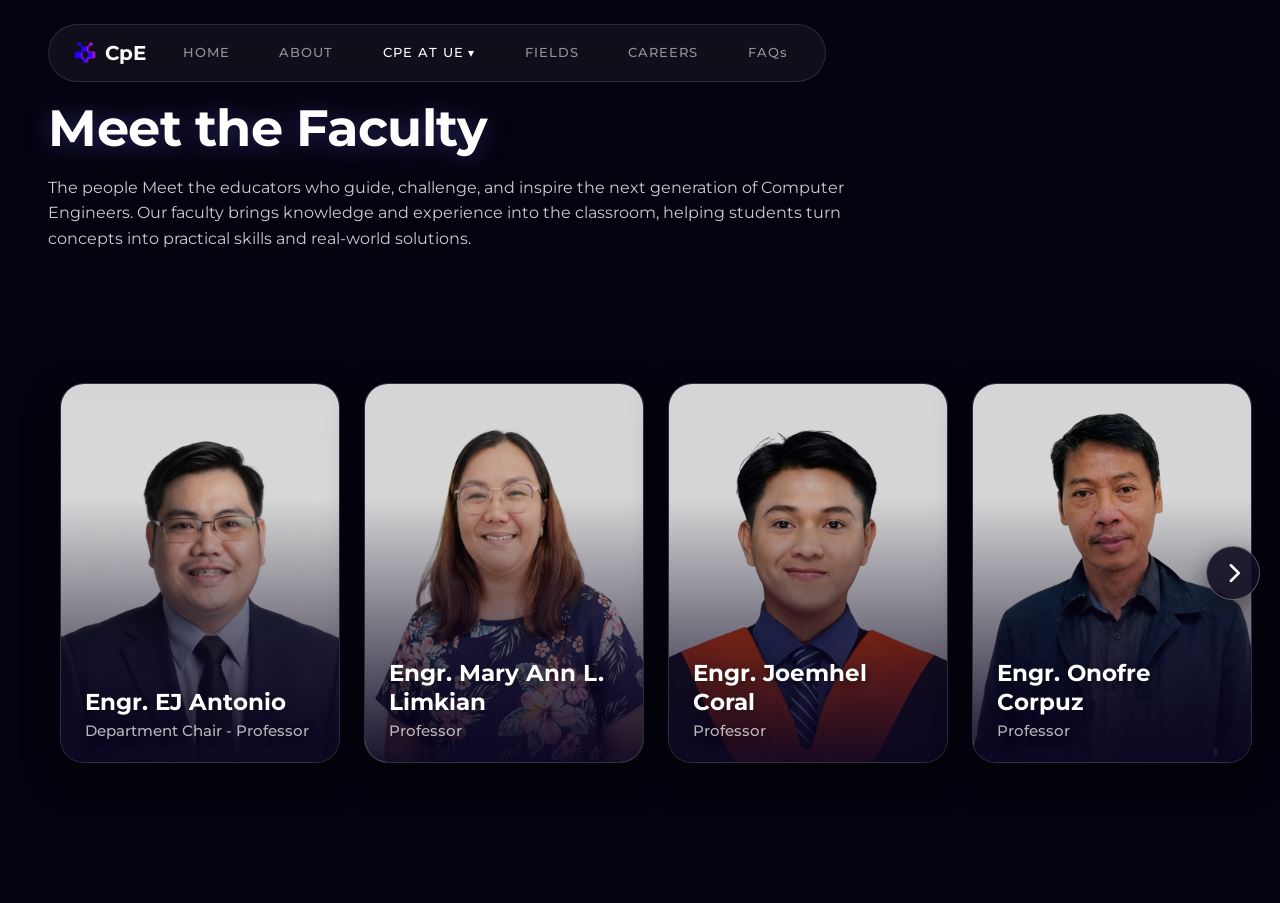
<file: faculty.html>
<!DOCTYPE html>
<html lang="en">
<head>
    <meta charset="UTF-8">
    <meta name="viewport" content="width=device-width, initial-scale=1.0">
    <title>CpE - Faculty Members</title>
    
    <!-- Fonts & Bootstrap -->
    <link rel="preconnect" href="https://fonts.googleapis.com">
    <link rel="preconnect" href="https://fonts.gstatic.com" crossorigin>
    <link href="https://fonts.googleapis.com/css2?family=Montserrat:wght@300;400;500;600;700;800&display=swap" rel="stylesheet">
    <link href="https://cdn.jsdelivr.net/npm/bootstrap@5.3.2/dist/css/bootstrap.min.css" rel="stylesheet">
    <link rel="stylesheet" href="https://cdnjs.cloudflare.com/ajax/libs/font-awesome/6.4.0/css/all.min.css">
    
    <link rel="stylesheet" href="style.css">
</head>
<body class="faculty-body">

    <!-- Fixed Header Navbar -->
    <header class="fixed-top container-fluid px-4 px-md-5 pt-4">
        <nav class="navbar navbar-expand-lg glass-navbar px-3 px-md-4 py-2">
            <div class="container-fluid p-0 d-flex justify-content-between align-items-center">
                <a class="navbar-brand d-flex align-items-center gap-2 text-white fw-bold me-4" href="index.html">
                    <img src="assets/cpelogo.png" alt="CpE Logo" class="logo-img">
                    <span>CpE</span>
                </a>
                <button class="navbar-toggler navbar-dark border-0" type="button" data-bs-toggle="collapse" data-bs-target="#navbarNav">
                    <span class="navbar-toggler-icon"></span>
                </button>
                <div class="collapse navbar-collapse" id="navbarNav">
                    <ul class="navbar-nav gap-lg-4">
                        <li class="nav-item"><a class="nav-link" href="index.html">HOME</a></li>
                        <li class="nav-item"><a class="nav-link" href="about.html">ABOUT</a></li>
                        
                        <!-- CPE AT UE DROPDOWN BUTTON -->
                        <li class="nav-item nav-dropdown">
                            <a class="nav-link dropdown-trigger d-flex align-items-center gap-1 active" href="cpe-at-ue.html">
                                CPE AT UE <span class="dropdown-arrow">▾</span>
                            </a>
                            <div class="dropdown-menu custom-dropdown">
                                <a class="dropdown-item active" href="faculty.html">Faculty</a>
                                <a class="dropdown-item" href="extracurriculars.html">Extracurriculars</a>
                            </div>
                        </li>

                        <li class="nav-item"><a class="nav-link" href="fields.html">FIELDS</a></li>
                        <li class="nav-item"><a class="nav-link" href="careers.html">CAREERS</a></li>
                        <li class="nav-item"><a class="nav-link" href="faqs.html">FAQs</a></li>
                    </ul>
                </div>
            </div>
        </nav>
    </header>

    <!-- Main Container -->
    <main class="faculty-hero d-flex flex-column justify-content-between">
        
        <div class="container-fluid px-4 px-md-5 mt-auto mb-3">
            <h1 class="hero-title fw-bold text-white mb-2">Meet the Faculty</h1>
            <p class="faculty-subtitle text-white text-opacity-75">
                The people Meet the educators who guide, challenge, and inspire the next generation of Computer Engineers. Our faculty brings knowledge and experience into the classroom, helping students turn concepts into practical skills and real-world solutions.
            </p>
        </div>

        <div class="faculty-carousel-wrapper">
            
            <button class="carousel-arrow arrow-left" id="facultyPrevBtn" type="button">
                <i class="fa-solid fa-chevron-left"></i>
            </button>

            <!-- Faculty Draggable Track -->
            <div class="faculty-carousel-track" id="facultyCarouselTrack">
                
                <!-- Faculty Card 1 -->
                <div class="faculty-card">
                    <div class="card-image-box">
                        <img src="assets/faculty/ANTONIO.png" alt="Engr. EJ Antonio" class="faculty-card-img">
                        <div class="faculty-card-overlay">
                            <h3 class="faculty-card-title">Engr. EJ Antonio<br><span class="faculty-role">Department Chair - Professor</span></h3>
                        </div>
                    </div>
                    <div class="card-expand-details">
                        <p class="card-desc">Specializes in Embedded Systems, Machine Learning Architectures, and Advanced Computer Networks.</p>
                        <div class="card-skills">
                            <span class="badge badge-skill">PhD in CpE</span>
                            <span class="badge badge-skill">Embedded Systems</span>
                            <span class="badge badge-skill">AI Research</span>
                        </div>
                    </div>
                </div>

                <!-- Faculty Card 2 -->
                <div class="faculty-card">
                    <div class="card-image-box">
                        <img src="assets/faculty/LIM.png" alt="Engr. Mary Ann L. Limkian" class="faculty-card-img">
                        <div class="faculty-card-overlay">
                            <h3 class="faculty-card-title">Engr. Mary Ann L. Limkian<br><span class="faculty-role">Professor</span></h3>
                        </div>
                    </div>
                    <div class="card-expand-details">
                        <p class="card-desc">Expert in Digital Logic Design, Microprocessors, and VLSI circuit architecture.</p>
                        <div class="card-skills">
                            <span class="badge badge-skill">PCpE</span>
                            <span class="badge badge-skill">MEng</span>
                            <span class="badge badge-skill">CpE</span>
                        </div>
                    </div>
                </div>

                <!-- Faculty Card 3 -->
                <div class="faculty-card">
                    <div class="card-image-box">
                        <img src="assets/faculty/JOMEL.png" alt="Engr. Joemhel Coral" class="faculty-card-img">
                        <div class="faculty-card-overlay">
                            <h3 class="faculty-card-title">Engr. Joemhel Coral<br><span class="faculty-role">Professor</span></h3>
                        </div>
                    </div>
                    <div class="card-expand-details">
                        <p class="card-desc">Focuses on Cloud Infrastructure, IoT Protocols, and Distributed Computing systems.</p>
                        <div class="card-skills">
                            <span class="badge badge-skill">M.Sc. SE</span>
                            <span class="badge badge-skill">IoT Protocols</span>
                            <span class="badge badge-skill">Cloud Computing</span>
                        </div>
                    </div>
                </div>

                <!-- Faculty Card 4 -->
                <div class="faculty-card">
                    <div class="card-image-box">
                        <img src="assets/faculty/ONOFRE.png" alt="Engr. Onofre Corpuz" class="faculty-card-img">
                        <div class="faculty-card-overlay">
                            <h3 class="faculty-card-title">Engr. Onofre Corpuz<br><span class="faculty-role">Professor</span></h3>
                        </div>
                    </div>
                    <div class="card-expand-details">
                        <p class="card-desc">Teaches introductory programming, hardware design laboratories, and embedded C.</p>
                        <div class="card-skills">
                            <span class="badge badge-skill">BS ECE</span>
                            <span class="badge badge-skill">Embedded C</span>
                            <span class="badge badge-skill">Hardware Labs</span>
                        </div>
                    </div>
                </div>


            <button class="carousel-arrow arrow-right" id="facultyNextBtn" type="button">
                <i class="fa-solid fa-chevron-right"></i>
            </button>
        </div>

    </main>

    <script src="https://cdn.jsdelivr.net/npm/bootstrap@5.3.2/dist/js/bootstrap.bundle.min.js"></script>
    <script src="script.js"></script>
</body>
</html>
</file>
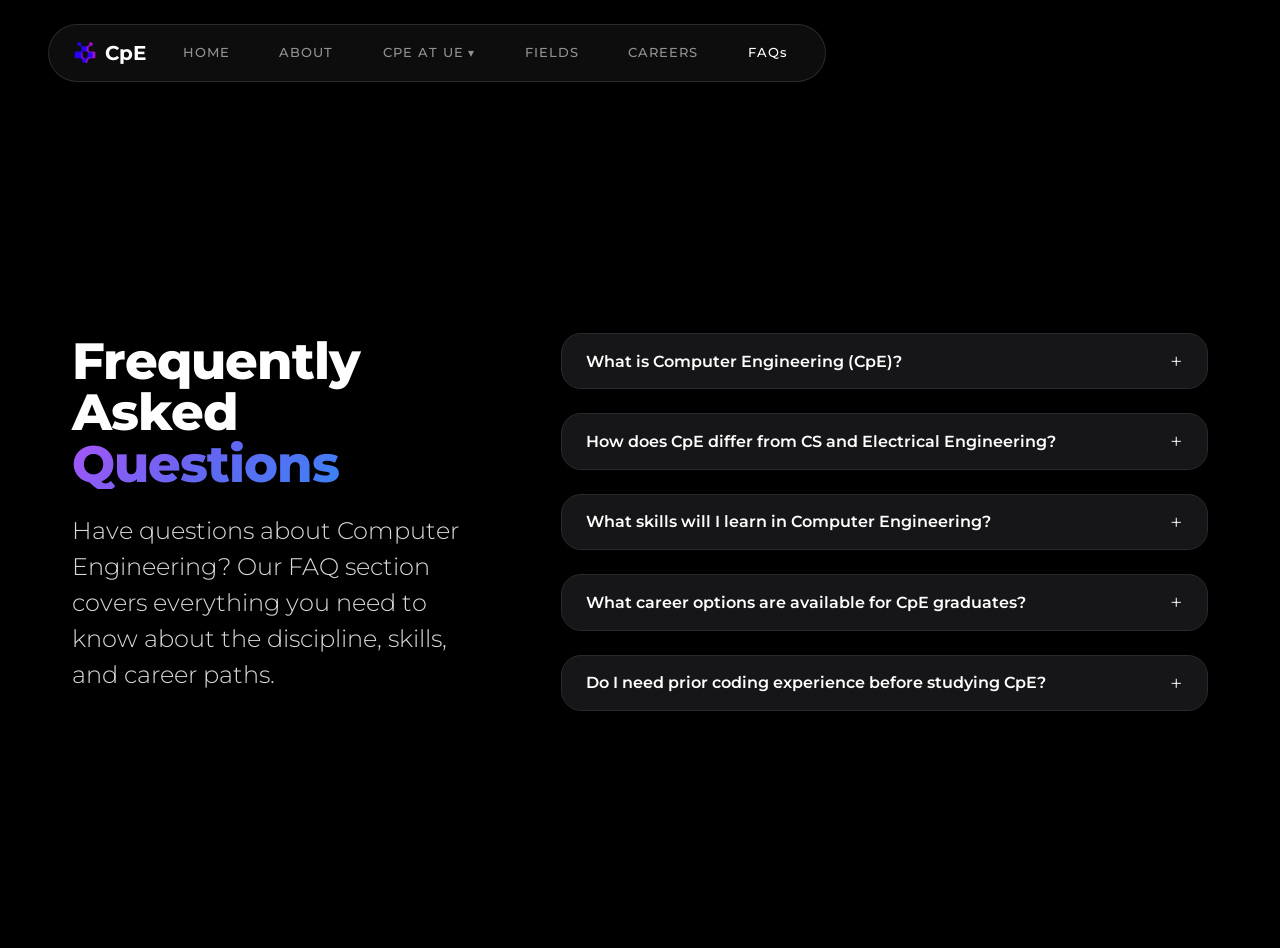
<file: faqs.html>
<!DOCTYPE html>
<html lang="en">
<head>
    <meta charset="UTF-8">
    <meta name="viewport" content="width=device-width, initial-scale=1.0">
    <title>FAQs - Computer Engineering</title>

    <!-- Google Fonts -->
    <link rel="preconnect" href="https://fonts.googleapis.com">
    <link rel="preconnect" href="https://fonts.gstatic.com" crossorigin>
    <link href="https://fonts.googleapis.com/css2?family=Montserrat:wght@300;400;500;600;700;800&display=swap" rel="stylesheet">

    <!-- FontAwesome for Icons -->
    <link rel="stylesheet" href="https://cdnjs.cloudflare.com/ajax/libs/font-awesome/6.4.0/css/all.min.css">

    <!-- Bootstrap CSS -->
    <link href="https://cdn.jsdelivr.net/npm/bootstrap@5.3.3/dist/css/bootstrap.min.css" rel="stylesheet">
    <link rel="stylesheet" href="style.css">

    <!-- Bootstrap JS Bundle -->
    <script src="https://cdn.jsdelivr.net/npm/bootstrap@5.3.3/dist/js/bootstrap.bundle.min.js" defer></script>
</head>
<body class="faqs-page-body bg-black text-white">
    
    <!-- Header Navigation -->
    <header class="fixed-top container-fluid px-4 px-md-5 pt-4">
        <nav class="navbar navbar-expand-lg glass-navbar px-3 px-md-4 py-2">
            <div class="container-fluid p-0 d-flex justify-content-between align-items-center">
                <a class="navbar-brand d-flex align-items-center gap-2 text-white fw-bold me-4" href="index.html">
                    <img src="assets/cpelogo.png" alt="CpE Logo" class="logo-img">
                    <span>CpE</span>
                </a>
                <button class="navbar-toggler navbar-dark border-0" type="button" data-bs-toggle="collapse" data-bs-target="#navbarNav">
                    <span class="navbar-toggler-icon"></span>
                </button>
                <div class="collapse navbar-collapse" id="navbarNav">
                    <ul class="navbar-nav gap-lg-4">
                        <li class="nav-item"><a class="nav-link" href="index.html">HOME</a></li>
                        <li class="nav-item"><a class="nav-link" href="about.html">ABOUT</a></li>
                        
                        <!-- CPE AT UE DROPDOWN -->
                        <li class="nav-item nav-dropdown">
                            <a class="nav-link dropdown-trigger d-flex align-items-center gap-1" href="cpe-at-ue.html">
                                CPE AT UE <span class="dropdown-arrow">▾</span>
                            </a>
                            <div class="dropdown-menu custom-dropdown">
                                <a class="dropdown-item" href="faculty.html">Faculty</a>
                                <a class="dropdown-item" href="extracurriculars.html">Extracurriculars</a>
                            </div>
                        </li>

                        <li class="nav-item"><a class="nav-link" href="fields.html">FIELDS</a></li>
                        <li class="nav-item"><a class="nav-link" href="careers.html">CAREERS</a></li>
                        <li class="nav-item"><a class="nav-link active" href="faqs.html">FAQs</a></li>
                    </ul>
                </div>
            </div>
        </nav>
    </header>

    <!-- FAQs Main Section (Scaled Up) -->
    <main class="faq-section min-vh-100 d-flex align-items-center pt-5 mt-5">
        <div class="container-fluid px-4 px-lg-5 py-5">
            <div class="row align-items-center g-5">
                
                <!-- Left Column: Scaled Title and Subtitle -->
                <div class="col-lg-5 ps-lg-5">
                    <h1 class="faq-title display-1 fw-extrabold lh-1 mb-4">
                        Frequently<br>
                        Asked <span class="gradient-text">Questions</span>
                    </h1>
                    <p class="faq-subtitle text-white-50 lead fs-4 pe-lg-4 lh-base">
                        Have questions about Computer Engineering? Our FAQ section covers everything you need to know about the discipline, skills, and career paths.
                    </p>
                </div>

                <!-- Right Column: Larger Accordion Pill List -->
                <div class="col-lg-7 pe-lg-5">
                    <div class="accordion custom-faq-accordion d-flex flex-column gap-4" id="faqAccordion">
                        
                        <!-- FAQ Item 1 -->
                        <div class="accordion-item faq-pill-card">
                            <h2 class="accordion-header" id="headingOne">
                                <button class="accordion-button collapsed faq-pill-btn" type="button" data-bs-toggle="collapse" data-bs-target="#collapseOne" aria-expanded="false" aria-controls="collapseOne">
                                    <span>What is Computer Engineering (CpE)?</span>
                                    <span class="faq-icon">+</span>
                                </button>
                            </h2>
                            <div id="collapseOne" class="accordion-collapse collapse" aria-labelledby="headingOne" data-bs-parent="#faqAccordion">
                                <div class="accordion-body faq-pill-body text-white-50">
                                    Computer Engineering is a discipline that integrates electronic engineering with computer science to design, build, and optimize hardware systems, software applications, embedded technologies, and digital architecture.
                                </div>
                            </div>
                        </div>

                        <!-- FAQ Item 2 -->
                        <div class="accordion-item faq-pill-card">
                            <h2 class="accordion-header" id="headingTwo">
                                <button class="accordion-button collapsed faq-pill-btn" type="button" data-bs-toggle="collapse" data-bs-target="#collapseTwo" aria-expanded="false" aria-controls="collapseTwo">
                                    <span>How does CpE differ from CS and Electrical Engineering?</span>
                                    <span class="faq-icon">+</span>
                                </button>
                            </h2>
                            <div id="collapseTwo" class="accordion-collapse collapse" aria-labelledby="headingTwo" data-bs-parent="#faqAccordion">
                                <div class="accordion-body faq-pill-body text-white-50">
                                    While Computer Science focuses heavily on algorithms, software development, and theoretical computing, and Electrical Engineering focuses on power circuits and signal processing, Computer Engineering sits right at the intersection—bridging hardware and software integration.
                                </div>
                            </div>
                        </div>

                        <!-- FAQ Item 3 -->
                        <div class="accordion-item faq-pill-card">
                            <h2 class="accordion-header" id="headingThree">
                                <button class="accordion-button collapsed faq-pill-btn" type="button" data-bs-toggle="collapse" data-bs-target="#collapseThree" aria-expanded="false" aria-controls="collapseThree">
                                    <span>What skills will I learn in Computer Engineering?</span>
                                    <span class="faq-icon">+</span>
                                </button>
                            </h2>
                            <div id="collapseThree" class="accordion-collapse collapse" aria-labelledby="headingThree" data-bs-parent="#faqAccordion">
                                <div class="accordion-body faq-pill-body text-white-50">
                                    You will gain expertise in circuit design, microcontroller programming, logic system design, computer architecture, networking, object-oriented programming, operating systems, IoT systems, and embedded firmware development.
                                </div>
                            </div>
                        </div>

                        <!-- FAQ Item 4 -->
                        <div class="accordion-item faq-pill-card">
                            <h2 class="accordion-header" id="headingFour">
                                <button class="accordion-button collapsed faq-pill-btn" type="button" data-bs-toggle="collapse" data-bs-target="#collapseFour" aria-expanded="false" aria-controls="collapseFour">
                                    <span>What career options are available for CpE graduates?</span>
                                    <span class="faq-icon">+</span>
                                </button>
                            </h2>
                            <div id="collapseFour" class="accordion-collapse collapse" aria-labelledby="headingFour" data-bs-parent="#faqAccordion">
                                <div class="accordion-body faq-pill-body text-white-50">
                                    Graduates can work in diverse tech industries as Embedded Systems Engineers, Hardware Design Engineers, Network Architects, Software Engineers, Systems Analysts, Cybersecurity Consultants, and Robotics Specialists.
                                </div>
                            </div>
                        </div>

                        <!-- FAQ Item 5 -->
                        <div class="accordion-item faq-pill-card">
                            <h2 class="accordion-header" id="headingFive">
                                <button class="accordion-button collapsed faq-pill-btn" type="button" data-bs-toggle="collapse" data-bs-target="#collapseFive" aria-expanded="false" aria-controls="collapseFive">
                                    <span>Do I need prior coding experience before studying CpE?</span>
                                    <span class="faq-icon">+</span>
                                </button>
                            </h2>
                            <div id="collapseFive" class="accordion-collapse collapse" aria-labelledby="headingFive" data-bs-parent="#faqAccordion">
                                <div class="accordion-body faq-pill-body text-white-50">
                                    Prior experience is beneficial but not strictly necessary. Core programs build foundational knowledge starting from basic mathematics, logic, introductory electronics, and fundamental programming concepts.
                                </div>
                            </div>
                        </div>

                    </div>
                </div>

            </div>
        </div>
    </main>

    <!-- Main JavaScript File -->
    <script src="script.js"></script>
</body>
</html>
</file>
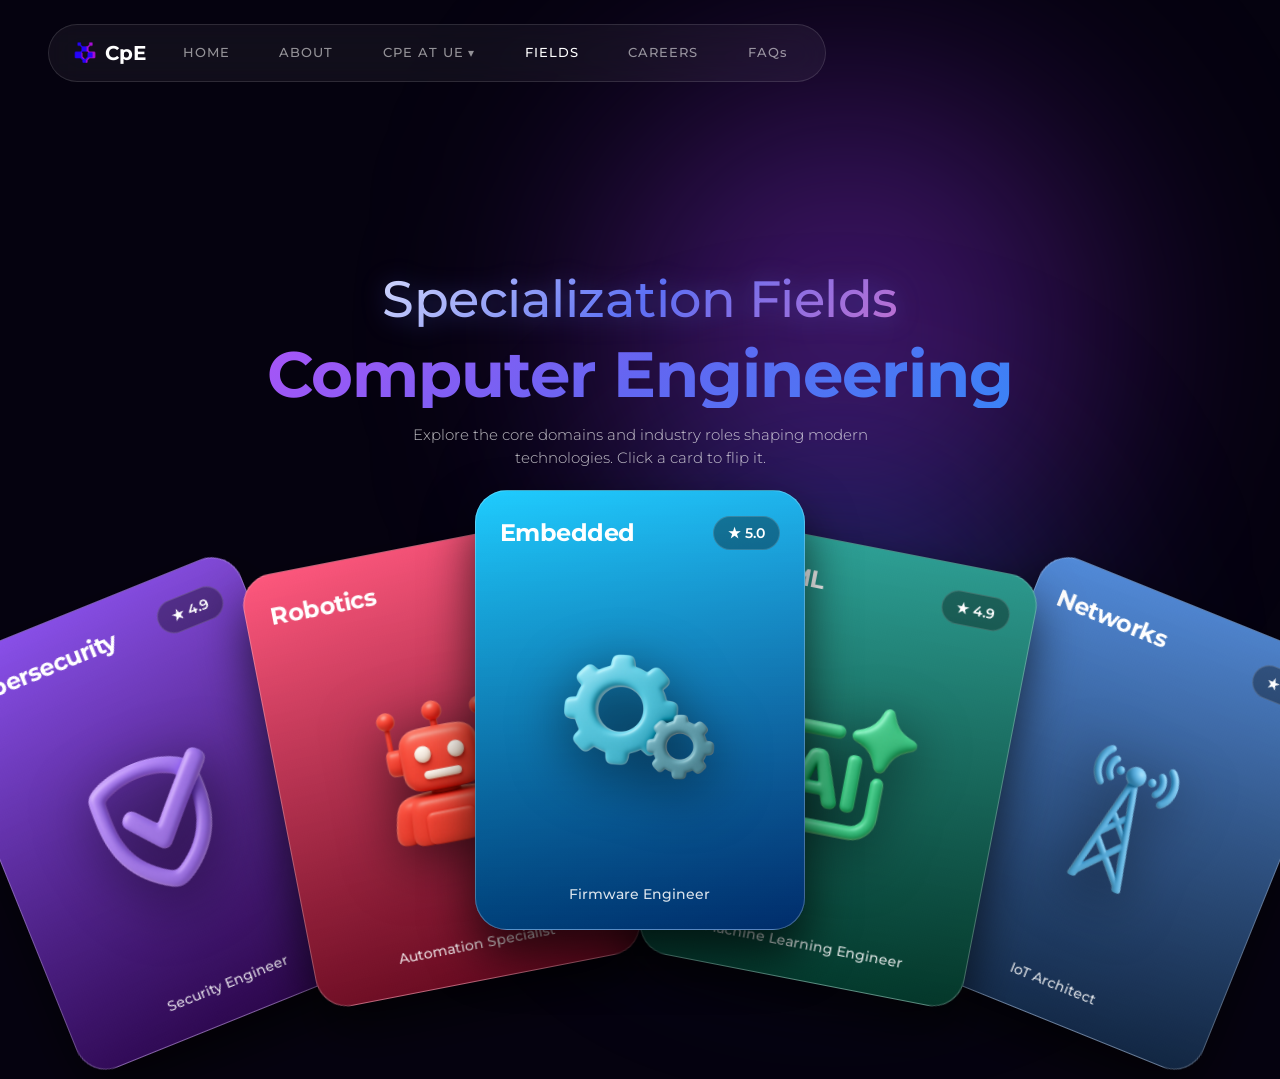
<file: fields.html>
<!DOCTYPE html>
<html lang="en">
<head>
    <meta charset="UTF-8">
    <meta name="viewport" content="width=device-width, initial-scale=1.0">
    <title>CpE - Specialization Fields</title>
    <!-- Google Fonts Matching Home/About -->
    <link rel="preconnect" href="https://fonts.googleapis.com">
    <link rel="preconnect" href="https://fonts.gstatic.com" crossorigin>
    <link href="https://fonts.googleapis.com/css2?family=Montserrat:wght@300;400;500;600;700;800&display=swap" rel="stylesheet">
    
    <link href="https://cdn.jsdelivr.net/npm/bootstrap@5.3.2/dist/css/bootstrap.min.css" rel="stylesheet">
    <link rel="stylesheet" href="style.css">
</head>
<body class="fields-body">

    <!-- Fixed Header Navbar -->
<header class="fixed-top container-fluid px-4 px-md-5 pt-4">
    <nav class="navbar navbar-expand-lg glass-navbar px-3 px-md-4 py-2">
        <div class="container-fluid p-0 d-flex justify-content-between align-items-center">
            <a class="navbar-brand d-flex align-items-center gap-2 text-white fw-bold me-4" href="index.html">
                <img src="assets/cpelogo.png" alt="CpE Logo" class="logo-img">
                <span>CpE</span>
            </a>
            <button class="navbar-toggler navbar-dark border-0" type="button" data-bs-toggle="collapse" data-bs-target="#navbarNav">
                <span class="navbar-toggler-icon"></span>
            </button>
            <div class="collapse navbar-collapse" id="navbarNav">
                <ul class="navbar-nav gap-lg-4">
                    <li class="nav-item"><a class="nav-link" href="index.html">HOME</a></li>
                    <li class="nav-item"><a class="nav-link" href="about.html">ABOUT</a></li>
                    
                    <!-- CPE AT UE DROPDOWN BUTTON -->
                    <li class="nav-item nav-dropdown">
                        <a class="nav-link dropdown-trigger d-flex align-items-center gap-1" href="cpe-at-ue.html">
                            CPE AT UE <span class="dropdown-arrow">▾</span>
                        </a>
                        <div class="dropdown-menu custom-dropdown">
                            <a class="dropdown-item" href="faculty.html">Faculty</a>
                            <a class="dropdown-item" href="extracurriculars.html">Extracurriculars</a>
                        </div>
                    </li>

                    <li class="nav-item"><a class="nav-link active" href="fields.html">FIELDS</a></li>
                    <li class="nav-item"><a class="nav-link" href="careers.html">CAREERS</a></li>
                    <li class="nav-item"><a class="nav-link" href="faqs.html">FAQs</a></li>
                </ul>
            </div>
        </div>
    </nav>
</header>

    <!-- Main Hero Container -->
    <main class="fields-hero d-flex flex-column justify-content-between align-items-center text-center">
        
        <!-- Subtle Glow Backgrounds -->
        <div class="glow glow-purple"></div>
        <div class="glow glow-blue"></div>

        <!-- Header Content -->
        <div class="fields-header position-relative z-1 mt-auto">
            <h1 class="hero-title mb-1">Specialization Fields</h1>
            <h2 class="about-title gradient-text fw-bold">Computer Engineering</h2>
            <p class="fields-desc mt-2">Explore the core domains and industry roles shaping modern technologies. Click a card to flip it.</p>
        </div>

        <!-- 3D Fan Deck Cards Section -->
        <div class="fan-deck-container position-relative z-1">
            
            <!-- Card: Cybersecurity -->
            <div class="fan-card card-cybersecurity" tabindex="0" role="button" aria-pressed="false" aria-label="Cybersecurity - flip card">
                <div class="flip-inner">

                    <!-- FRONT -->
                    <div class="card-face card-front">
                        <div class="card-inner p-4 position-relative">
                            <div class="d-flex justify-content-between align-items-center w-100 position-absolute top-0 start-0 p-4 z-2">
                                <span class="card-title-text">Cybersecurity</span>
                                <span class="badge-rating">★ 4.9</span>
                            </div>

                            <!-- Center Image Wrapper -->
                            <div class="card-img-center-wrapper">
                                <img src="assets/icons/icons (1).png" alt="Cybersecurity Specialist" class="field-card-img">
                            </div>

                            <div class="w-100 position-absolute bottom-0 start-0 pb-4 text-center z-2">
                                <p class="card-role-sub">Security Engineer</p>
                            </div>
                        </div>
                    </div>

                    <!-- BACK -->
                    <div class="card-face card-back">
                        <div class="card-inner card-back-inner p-4">
                            <div class="back-header">
                                <span class="card-title-text">Cybersecurity</span>
                                <span class="badge-rating">★ 4.9</span>
                            </div>

                            <p class="back-desc">Protecting systems, networks, and data from attacks, leaks, and unauthorized access.</p>

                            <p class="back-label">Key skills</p>
                            <div class="skill-chips">
                                <span class="skill-chip">Network security</span>
                                <span class="skill-chip">Cryptography</span>
                                <span class="skill-chip">Ethical hacking</span>
                                <span class="skill-chip">Digital forensics</span>
                            </div>

                            <p class="back-label">Career paths</p>
                            <ul class="role-list">
                                <li>Security Engineer</li>
                                <li>Penetration Tester</li>
                                <li>SOC Analyst</li>
                            </ul>
                        </div>
                    </div>

                </div>
            </div>

            <!-- Card: Robotics -->
            <div class="fan-card card-robotics" tabindex="0" role="button" aria-pressed="false" aria-label="Robotics - flip card">
                <div class="flip-inner">

                    <!-- FRONT -->
                    <div class="card-face card-front">
                        <div class="card-inner p-4 position-relative">
                            <div class="d-flex justify-content-between align-items-center w-100 position-absolute top-0 start-0 p-4 z-2">
                                <span class="card-title-text">Robotics</span>
                                <span class="badge-rating">★ 4.8</span>
                            </div>

                            <!-- Center Image Wrapper -->
                            <div class="card-img-center-wrapper">
                                <img src="assets/icons/icons (2).png" alt="Robotics Engineer" class="field-card-img">
                            </div>

                            <div class="w-100 position-absolute bottom-0 start-0 pb-4 text-center z-2">
                                <p class="card-role-sub">Automation Specialist</p>
                            </div>
                        </div>
                    </div>

                    <!-- BACK -->
                    <div class="card-face card-back">
                        <div class="card-inner card-back-inner p-4">
                            <div class="back-header">
                                <span class="card-title-text">Robotics</span>
                                <span class="badge-rating">★ 4.8</span>
                            </div>

                            <p class="back-desc">Designing machines that sense their surroundings, make decisions, and move on their own.</p>

                            <p class="back-label">Key skills</p>
                            <div class="skill-chips">
                                <span class="skill-chip">Control systems</span>
                                <span class="skill-chip">Sensors &amp; actuators</span>
                                <span class="skill-chip">Kinematics</span>
                                <span class="skill-chip">ROS</span>
                            </div>

                            <p class="back-label">Career paths</p>
                            <ul class="role-list">
                                <li>Automation Specialist</li>
                                <li>Robotics Engineer</li>
                                <li>Mechatronics Engineer</li>
                            </ul>
                        </div>
                    </div>

                </div>
            </div>

            <!-- Card: Embedded -->
            <div class="fan-card card-embedded active-center" tabindex="0" role="button" aria-pressed="false" aria-label="Embedded - flip card">
                <div class="flip-inner">

                    <!-- FRONT -->
                    <div class="card-face card-front">
                        <div class="card-inner p-4 position-relative">
                            <div class="d-flex justify-content-between align-items-center w-100 position-absolute top-0 start-0 p-4 z-2">
                                <span class="card-title-text">Embedded</span>
                                <span class="badge-rating">★ 5.0</span>
                            </div>

                            <!-- Center Image Wrapper -->
                            <div class="card-img-center-wrapper">
                                <img src="assets/icons/icons (3).png" alt="Embedded Systems Engineer" class="field-card-img">
                            </div>

                            <div class="w-100 position-absolute bottom-0 start-0 pb-4 text-center z-2">
                                <p class="card-role-sub">Firmware Engineer</p>
                            </div>
                        </div>
                    </div>

                    <!-- BACK -->
                    <div class="card-face card-back">
                        <div class="card-inner card-back-inner p-4">
                            <div class="back-header">
                                <span class="card-title-text">Embedded</span>
                                <span class="badge-rating">★ 5.0</span>
                            </div>

                            <p class="back-desc">Writing the low-level software that runs inside devices, from wearables to car controllers.</p>

                            <p class="back-label">Key skills</p>
                            <div class="skill-chips">
                                <span class="skill-chip">C / C++</span>
                                <span class="skill-chip">Microcontrollers</span>
                                <span class="skill-chip">RTOS</span>
                                <span class="skill-chip">Hardware interfacing</span>
                            </div>

                            <p class="back-label">Career paths</p>
                            <ul class="role-list">
                                <li>Firmware Engineer</li>
                                <li>Embedded Developer</li>
                                <li>Hardware Engineer</li>
                            </ul>
                        </div>
                    </div>

                </div>
            </div>

            <!-- Card: AI & ML -->
            <div class="fan-card card-ai" tabindex="0" role="button" aria-pressed="false" aria-label="AI & ML - flip card">
                <div class="flip-inner">

                    <!-- FRONT -->
                    <div class="card-face card-front">
                        <div class="card-inner p-4 position-relative">
                            <div class="d-flex justify-content-between align-items-center w-100 position-absolute top-0 start-0 p-4 z-2">
                                <span class="card-title-text">AI &amp; ML</span>
                                <span class="badge-rating">★ 4.9</span>
                            </div>

                            <!-- Center Image Wrapper -->
                            <div class="card-img-center-wrapper">
                                <img src="assets/icons/icons (4).png" alt="AI Specialist" class="field-card-img">
                            </div>

                            <div class="w-100 position-absolute bottom-0 start-0 pb-4 text-center z-2">
                                <p class="card-role-sub">Machine Learning Engineer</p>
                            </div>
                        </div>
                    </div>

                    <!-- BACK -->
                    <div class="card-face card-back">
                        <div class="card-inner card-back-inner p-4">
                            <div class="back-header">
                                <span class="card-title-text">AI &amp; ML</span>
                                <span class="badge-rating">★ 4.9</span>
                            </div>

                            <p class="back-desc">Building systems that learn from data to recognize patterns and make predictions.</p>

                            <p class="back-label">Key skills</p>
                            <div class="skill-chips">
                                <span class="skill-chip">Python</span>
                                <span class="skill-chip">Neural networks</span>
                                <span class="skill-chip">Computer vision</span>
                                <span class="skill-chip">Data modeling</span>
                            </div>

                            <p class="back-label">Career paths</p>
                            <ul class="role-list">
                                <li>Machine Learning Engineer</li>
                                <li>Data Scientist</li>
                                <li>AI Researcher</li>
                            </ul>
                        </div>
                    </div>

                </div>
            </div>

            <!-- Card: Networks -->
            <div class="fan-card card-iot" tabindex="0" role="button" aria-pressed="false" aria-label="Networks - flip card">
                <div class="flip-inner">

                    <!-- FRONT -->
                    <div class="card-face card-front">
                        <div class="card-inner p-4 position-relative">
                            <div class="d-flex justify-content-between align-items-center w-100 position-absolute top-0 start-0 p-4 z-2">
                                <span class="card-title-text">Networks</span>
                                <span class="badge-rating">★ 4.7</span>
                            </div>

                            <!-- Center Image Wrapper -->
                            <div class="card-img-center-wrapper">
                                <img src="assets/icons/icons (5).png" alt="Network Systems Engineer" class="field-card-img">
                            </div>

                            <div class="w-100 position-absolute bottom-0 start-0 pb-4 text-center z-2">
                                <p class="card-role-sub">IoT Architect</p>
                            </div>
                        </div>
                    </div>

                    <!-- BACK -->
                    <div class="card-face card-back">
                        <div class="card-inner card-back-inner p-4">
                            <div class="back-header">
                                <span class="card-title-text">Networks</span>
                                <span class="badge-rating">★ 4.7</span>
                            </div>

                            <p class="back-desc">Connecting devices and services into reliable, scalable communication infrastructure.</p>

                            <p class="back-label">Key skills</p>
                            <div class="skill-chips">
                                <span class="skill-chip">TCP/IP</span>
                                <span class="skill-chip">Wireless &amp; IoT</span>
                                <span class="skill-chip">Cloud networking</span>
                                <span class="skill-chip">Protocols</span>
                            </div>

                            <p class="back-label">Career paths</p>
                            <ul class="role-list">
                                <li>IoT Architect</li>
                                <li>Network Engineer</li>
                                <li>Systems Administrator</li>
                            </ul>
                        </div>
                    </div>

                </div>
            </div>

        </div>

    </main>

    <script src="https://cdn.jsdelivr.net/npm/bootstrap@5.3.2/dist/js/bootstrap.bundle.min.js"></script>
    <script src="script.js"></script>
</body>
</html>
</file>
<file: style.css>
/* ==========================================================================
   HOME TABS SECTION
   ========================================================================== */
body {
    background-size: cover;
    background-position: center;
    background-repeat: no-repeat;
    background-attachment: fixed;
    
    color: #FFFFFF;
    font-family: 'Montserrat', sans-serif;
    min-height: 100vh;
    margin: 0;
    overflow-x: hidden;
    position: relative;
}

html {
    scroll-behavior: smooth;}

body.home-page {
    background-image: url('assets/homepagebg2.png');}

body.about-page {
    overflow-x: hidden;
    overflow-y: auto;
    background-color: #08031A;
    margin: 0;
    padding: 0;
}

/* Vertical Full-Height Sections */
.about-section {
    display: flex;
    flex-direction: column;
    justify-content: center;
    width: 100vw;
    min-height: 100vh;
    padding-top: 120px; 
    padding-bottom: 2rem;
    background-size: cover;
    background-position: center;
    background-repeat: no-repeat;
}
/* Background Image Assignments */
.about-section.slide-1 {
    background-image: url('assets/whatiscpe.png');
    justify-content: flex-start;
    padding-top: 150px;
}

.about-section.slide-2 {
    background-image: url('assets/ABT FIRST.png');
}

.about-section.slide-3 {
    background-image: url('assets/ABT LAST.png');
    padding-bottom: 1rem;
}

.about-section.slide-4 {
    background-image: url('assets/ABT LAST.png');
    padding-bottom: 1rem;
}

.about-section.slide-5 {
    background-image: url('assets/ABT LAST.png');
    padding-top: 1rem;
    min-height: auto;
}

/* Background glow */
.glow {
    position: absolute;
    border-radius: 50%;
    filter: blur(120px);
    z-index: -1;
    pointer-events: none;
}

.glow-purple {
    width: 480px;
    height: 480px;
    background: rgba(147, 51, 234, 0.4);
    top: 10%;
    right: 15%;
}

.glow-blue {
    width: 380px;
    height: 380px;
    background: rgba(37, 99, 235, 0.3);
    bottom: 5%;
    right: 20%;
}

/* Compact Pill Navbar (Kept on the Left) */
header {
    display: flex;
    justify-content: flex-start;
}

.glass-navbar {
    display: inline-flex;
    width: auto;
    background: rgba(255, 255, 255, 0.05);
    backdrop-filter: blur(16px);
    -webkit-backdrop-filter: blur(16px);
    border: 1px solid rgba(255, 255, 255, 0.12);
    border-radius: 50px;
}

.logo-img {
    height: 24px;
    width: auto;
}

.navbar-nav .nav-link {
    color: rgba(255, 255, 255, 0.55);
    font-size: 0.8rem;
    font-weight: 500;
    letter-spacing: 1px;
    transition: color 0.3s ease;
    padding-left: 0.8rem !important;
    padding-right: 0.8rem !important;
}

.navbar-nav .nav-link:hover,
.navbar-nav .nav-link.active {
    color: #FFFFFF;
}

/* Dropdown Container */
.nav-dropdown {
    position: relative;
}

.dropdown-arrow {
    font-size: 0.75rem;
    transition: transform 0.3s ease;
}

.nav-dropdown:hover .dropdown-arrow {
    transform: rotate(180deg);
}

/* Glassmorphism Sub-Menu */
.custom-dropdown {
    display: block; /* Managed by opacity/visibility for smooth transitions */
    position: absolute;
    top: 100%;
    left: 0;
    min-width: 190px;
    background: rgba(5, 2, 15, 0.95);
    backdrop-filter: blur(12px);
    -webkit-backdrop-filter: blur(12px);
    border: 1px solid rgba(255, 255, 255, 0.15);
    border-radius: 12px;
    padding: 8px 0;
    margin-top: 6px;
    box-shadow: 0 10px 30px rgba(0, 0, 0, 0.5), 0 0 15px rgba(232, 112, 194, 0.15);
    
    /* Hidden state */
    opacity: 0;
    visibility: hidden;
    transform: translateY(10px);
    transition: opacity 0.3s ease, transform 0.3s ease, visibility 0.3s ease;
    z-index: 1050;
}

/* Show on Hover */
.nav-dropdown:hover .custom-dropdown {
    opacity: 1;
    visibility: visible;
    transform: translateY(0);
}

/* Sub-items Styling */
.custom-dropdown .dropdown-item {
    color: rgba(255, 255, 255, 0.8);
    font-weight: 500;
    font-size: 0.9rem;
    padding: 8px 18px;
    transition: all 0.25s ease;
    background: transparent;
}

.custom-dropdown .dropdown-item:hover {
    color: #FFFFFF;
    background: rgba(232, 112, 194, 0.15);
    padding-left: 22px;
}

/* Hero Section */
.hero-section {
    min-height: calc(100vh - 120px);
    padding-top: 2rem;
    padding-bottom: 3rem;
    position: relative;
}

/* Hero Text Content Wrapper */
.hero-text-wrapper {
    padding-left: 2.5rem !important;
}

.vertical-line {
    position: absolute;
    left: 3rem; 
    top: 30px;   
    bottom: 60px; 
    width: 2px;
    background: linear-gradient(
        180deg, 
        rgba(255, 255, 255, 0.7) 0%, 
        rgba(255, 255, 255, 0.1) 85%, 
        transparent 100%
    );
    pointer-events: none;
}

/* Hero Typography */
.hero-title {
    font-size: clamp(3rem, 5.5vw, 5rem);
    font-weight: 500; 
    line-height: 1.1;
    letter-spacing: -1px;
    
    padding-bottom: 0.2em;
    overflow: visible;

    /* Custom 3-Color Gradient: White -> #5c6ff4 -> #e870c2 */
    background: linear-gradient(
        135deg, 
        #FFFFFF 0%, 
        #5C6FF4 50%, 
        #E870C2 100%
    );
    -webkit-background-clip: text;
    -webkit-text-fill-color: transparent;
    filter: drop-shadow(0 2px 12px rgba(92, 111, 244, 0.35));
}

.hero-subtitle {
    color: rgba(255, 255, 255, 0.75);
    font-size: 1.05rem;
    font-weight: 300;
    line-height: 1.5;
}

/* Action Button */
.btn-pill {
    display: inline-block;
    padding: 10px 32px;
    border-radius: 50px;
    background: rgba(255, 255, 255, 0.08);
    backdrop-filter: blur(10px);
    border: 1px solid rgba(255, 255, 255, 0.25);
    color: #FFFFFF;
    font-size: 0.95rem;
    font-weight: 400;
    text-decoration: none;
    box-shadow: 0 4px 20px rgba(0, 0, 0, 0.25);
    transition: all 0.3s ease;
}

.btn-pill:hover {
    background: rgba(255, 255, 255, 0.18);
    border-color: rgba(255, 255, 255, 0.5);
    color: #FFFFFF;
    transform: translateY(-2px);
}

/* Levitating Animation for Laptop */
.hero-laptop-img {
    max-width: 85%;
    height: auto;
margin-left: -170px; 
    transition: filter 0.3s ease;
}

.levitate {
    animation: float 3.2s ease-in-out infinite;
}

@keyframes float {
    0% {
        transform: translateY(0px);
        filter: drop-shadow(0 20px 25px rgba(0, 0, 0, 0.5));
    }
    50% {
        transform: translateY(-25px);
        filter: drop-shadow(0 45px 40px rgba(0, 0, 0, 0.7)); 
    }
    100% {
        transform: translateY(0px);
        filter: drop-shadow(0 20px 25px rgba(0, 0, 0, 0.5));
    }
}

footer {
    display: flex;
    justify-content: center;
    align-items: flex-end;
    gap: 15px;
    padding: 10px 20px;
}

footer p {
    margin: 0;
}

.bionote-link {
    font-size: 10px;
    color: rgba(255, 255, 255, 0.55);
    text-decoration: none;
    letter-spacing: 0.5px;
}

.bionote-link:hover {
    color: #FFFFFF;
}


/* ==========================================================================
   ABOUT TABS SECTION
   ========================================================================== */

.about-section {
    min-height: calc(100vh - 120px);
    padding-top: 3rem;
    padding-bottom: 4rem;
}

/* About Title Header */
.about-title {
    font-size: clamp(2.8rem, 5vw, 4.2rem);
    font-weight: 300;
    line-height: 1.05;
    letter-spacing: -1px;
}

/* Gradient Text (White -> #5C6FF4 -> #E870C2) */
.gradient-text {
    background: linear-gradient(135deg, #FFFFFF 0%, #5C6FF4 55%, #E870C2 100%);
    -webkit-background-clip: text;
    -webkit-text-fill-color: transparent;
    background-clip: text;
    display: inline-block;
}

/* Horizontal Dividing Line */
.about-divider {
    width: 100%;
    max-width: 480px;
    height: 1px;
    background: linear-gradient(
        90deg, 
        rgba(255, 255, 255, 0.4) 0%, 
        rgba(255, 255, 255, 0.05) 100%
    );
}

/* About Text Body */
.about-text-content p {
    color: rgba(255, 255, 255, 0.85);
    font-size: 0.98rem;
    font-weight: 300;
    line-height: 1.5;
    margin-bottom: 1.5rem;
    max-width: 480px;
}

.max-content-width {
    max-width: 1100px;
    margin: 0 auto;
}

.about-subtitle {
    max-width: 950px;
    font-size: 0.95rem;
    line-height: 1.6;
    font-weight: 300;
}

/* Container Z-index control */
/* Container Z-Index */
.z-1 {
    z-index: 1;
}

/* Wrapper to hold cards & middle T-Line */
.cards-line-container {
    position: relative;
    width: 100%;
    max-width: 1050px;
    margin: 0 auto;
}

/* Full Section T-Line Wrapper */
.t-line-wrapper {
    position: absolute;
    top: 0;
    left: 0;
    width: 100%;
    height: 100%;
    pointer-events: none;
    z-index: 0;
}

/* Horizontal Line */
/* Horizontal Line - Perfectly Centered at 50% */
.t-line-horizontal {
    position: absolute;
    top: 52%;
    left: 50%;
    transform: translateX(-50%); 
    width: 30%;                   
    height: 10px;
    background: #8b72bd;
    box-shadow: 0 0 12px rgba(139, 114, 189, 0.8);
    border-radius: 2px;
}

/* Vertical Line - Touches bottom edge without fading early */
.t-line-vertical {
    position: absolute;
    top: 52%;
    left: 50%;
    transform: translateX(-50%);
    width: 10px;
    bottom: 0; /* Extends straight down to section border */
    background: #8b72bd; /* Solid color so it doesn't fade before the border */
    box-shadow: 0 0 12px rgba(139, 114, 189, 0.8);
}

/* Glassmorphic Cards (iPhone HUD Aesthetic) */
.hw-sw-card {
    /* Semi-transparent off-black base for glass translucency */
    background: rgba(18, 12, 34, 0.45) !important;
    
    /* Hardware-accelerated frosted glass blur */
    backdrop-filter: blur(20px) saturate(180%);
    -webkit-backdrop-filter: blur(20px) saturate(180%);
    
    /* Subtle off-white glass edge highlight */
    border: 1px solid rgba(255, 255, 255, 0.18) !important;
    border-radius: 32px;
    
    /* Soft ambient shadow with a faint neon purple depth */
    box-shadow: 0 15px 35px rgba(0, 0, 0, 0.5),
                inset 0 1px 1px rgba(255, 255, 255, 0.2);
                
    display: flex;
    flex-direction: column;
    justify-content: space-between;
    width: 100%;
    max-width: 460px;
    transition: transform 0.3s ease, border-color 0.3s ease, box-shadow 0.3s ease;
}

/* Hover effect: Glows gently and raises like an interactive HUD card */
.hw-sw-card:hover {
    transform: translateY(-4px);
    border-color: rgba(232, 112, 194, 0.4) !important;
    box-shadow: 0 20px 45px rgba(0, 0, 0, 0.6),
                0 0 20px rgba(92, 111, 244, 0.25);
}

/* List Formatting */
.custom-icon-list li {
    font-size: 0.95rem;
    margin-bottom: 0.4rem;
    display: flex;
    align-items: center;
    gap: 0.5rem;
}


/* Connecting Line from Section 2 to Section 3 Header */
.section-connect-line {
    position: absolute;
    top: 0;
    left: 50%;
    transform: translateX(-50%);
    width: 10px;
    height: 320px;
    background: #8b72bd;
    box-shadow: 0 0 12px rgba(139, 114, 189, 0.8);
    z-index: 0;
}

/* Shrinks text and shifts it left away from the vertical line */
.about-section.slide-3 h2,
.about-section.slide-3 h1,
.about-section.slide-3 .hero-title {
    font-size: 2.8rem; 
    margin-right: 40px;
    text-align: left;
}

/* Outer Wide Glass HUD Box */
.real-world-container {
    background: rgba(18, 12, 34, 0.55);
    backdrop-filter: blur(20px) saturate(180%);
    -webkit-backdrop-filter: blur(20px) saturate(180%);
    border: 1.5px solid rgba(255, 255, 255, 0.18);
    border-radius: 36px;
    box-shadow: 0 20px 50px rgba(0, 0, 0, 0.6),
                inset 0 1px 1px rgba(255, 255, 255, 0.2);
}

/* Individual Image Card Wrappers */
.example-card {
    display: flex;
    flex-direction: column;
    align-items: center;
    text-align: center;
}

.example-card .img-wrapper {
    width: 100%;
    height: 260px;
    border-radius: 24px;
    overflow: hidden;
    background: #000;
    border: 1px solid rgba(255, 255, 255, 0.1);
    box-shadow: 0 10px 25px rgba(0, 0, 0, 0.5);
    transition: transform 0.3s ease, border-color 0.3s ease;
}

.example-card .img-wrapper img {
    width: 100%;
    height: 100%;
    object-fit: cover;
}

.example-card:hover .img-wrapper {
    transform: translateY(-5px);
    border-color: rgba(232, 112, 194, 0.5);
}

/* Card Titles Below Images */
.example-label {
    color: #FFFFFF;
    font-size: 1.25rem;
    font-weight: 500;
    margin-top: 1.25rem;
    margin-bottom: 0;
    letter-spacing: -0.5px;
}

/* Section 4 Background */
.about-section.slide-4 {
    background-color: #08031A;
}

/* Enlarged Glass Cards with Vibrant RGB Glow (Section 4) */
.cpe-action-card {
    position: relative;
    /* Rich purple-tinted glass background */
    background: linear-gradient(
        135deg, 
        rgba(38, 18, 68, 0.75) 0%, 
        rgba(16, 8, 32, 0.85) 100%
    );
    backdrop-filter: blur(25px) saturate(200%);
    -webkit-backdrop-filter: blur(25px) saturate(200%);
    
    border-radius: 24px;
    
    /* Increased Sizing & Padding */
    min-height: 280px;
    padding: 2.25rem 1.5rem !important;
    
    display: flex;
    flex-direction: column;
    align-items: center;
    justify-content: flex-start;
    text-align: center;

    /* Base border with white-pink shine gradient */
    border: 2px solid transparent;
    background-clip: padding-box;

    /* Multi-layered RGB Glow Shadows */
    box-shadow: 
        /* Top inner rim light reflection */
        inset 0 1px 2px rgba(255, 255, 255, 0.9),
        /* Bottom inner rim pink reflection */
        inset 0 -1px 2px rgba(232, 112, 194, 0.6),
        /* Deep card drop shadow */
        0 20px 40px rgba(0, 0, 0, 0.7),
        /* Bright ambient RGB purple aura */
        0 0 35px rgba(139, 114, 189, 0.45);

    transition: transform 0.3s ease, box-shadow 0.3s ease;
}

/* Vivid RGB Light Rim (Sharp Glowing Border) */
.cpe-action-card::before {
    content: '';
    position: absolute;
    inset: -2px;
    border-radius: 24px;
    padding: 2px;
    background: linear-gradient(
        135deg,
        #FFFFFF 0%,
        #5C6FF4 30%,
        #8B72BD 60%,
        #E870C2 100%
    );
    -webkit-mask: linear-gradient(#fff 0 0) content-box, linear-gradient(#fff 0 0);
    -webkit-mask-composite: xor;
    mask-composite: exclude;
    pointer-events: none;
}

/* Hover State: Expanded Scale & Pulsing RGB Glow */
.cpe-action-card:hover {
    transform: translateY(-8px) scale(1.02);
    box-shadow: 
        inset 0 1px 3px rgba(255, 255, 255, 1),
        inset 0 -1px 3px rgba(232, 112, 194, 0.9),
        0 25px 50px rgba(0, 0, 0, 0.8),
        0 0 45px rgba(232, 112, 194, 0.65),
        0 0 25px rgba(92, 111, 244, 0.5);
}

/* Larger Icon Images */
.card-icon-img {
    width: 64px;
    height: 64px;
    object-fit: contain;
    filter: drop-shadow(0 4px 12px rgba(232, 112, 194, 0.4));
}
.cpe-action-card .card-icon {
    font-size: 2.2rem;
}

.cpe-action-card .card-title {
    color: #FFFFFF;
    font-size: 1.35rem;
    font-weight: 600;
    margin-bottom: 0.75rem;
    letter-spacing: -0.5px;
}

.cpe-action-card .card-desc {
    color: rgba(255, 255, 255, 0.7);
    font-size: 0.88rem;
    font-weight: 300;
    line-height: 1.4;
    margin-bottom: 0;
}

/* Glass Switch Pill Switcher (Matches Mockup) */
.custom-switch-pill {
    background: rgba(255, 255, 255, 0.08);
    backdrop-filter: blur(12px);
    -webkit-backdrop-filter: blur(12px);
    border: 1px solid rgba(255, 255, 255, 0.15);
    border-radius: 50px;
    display: inline-flex;
    gap: 4px;
}

.custom-switch-pill .nav-link {
    color: rgba(255, 255, 255, 0.6);
    font-size: 0.78rem;
    font-weight: 600;
    letter-spacing: 1px;
    padding: 8px 32px;
    border-radius: 50px;
    transition: all 0.3s ease;
    background: transparent;
}

.custom-switch-pill .nav-link.active {
    background: linear-gradient(135deg, rgba(92, 111, 244, 0.6) 0%, rgba(232, 112, 194, 0.6) 100%);
    color: #FFFFFF;
    box-shadow: 0 4px 15px rgba(0, 0, 0, 0.3);
}

.card-icon-img {
    width: 48px;
    height: 48px;
    object-fit: contain;
    filter: drop-shadow(0 2px 8px rgba(255, 255, 255, 0.2));
}

/* Section 5 Background */
.about-section.slide-5 {
    background-color: #05020F;
}

/* Outer Wrapper (Hides Overflow & Applies Side Fades) */
.tech-marquee-wrapper {
    width: 100%;
    overflow: hidden;
    position: relative;
    padding: 1.5rem 0;
    /* Soft edge fade mask on left & right sides */
    mask-image: linear-gradient(to right, transparent, black 10%, black 90%, transparent);
    -webkit-mask-image: linear-gradient(to right, transparent, black 10%, black 90%, transparent);
}

/* Continuous Moving Track */
.tech-marquee-track {
    display: flex;
    gap: 1.5rem;
    width: max-content;
    /* Animates left to right endlessly */
    animation: marqueeScrollRight 35s linear infinite;
}

/* Pause animation on hover */
.tech-marquee-wrapper:hover .tech-marquee-track {
    animation-play-state: paused;
}

/* Rounded Tech Cards (Matching Mockup aspect ratio & radius) */
.tech-card {
    width: 420px;
    height: 250px;
    flex-shrink: 0;
    border-radius: 20px;
    overflow: hidden;
    background: #000;
    border: 1px solid rgba(255, 255, 255, 0.15);
    box-shadow: 0 10px 30px rgba(0, 0, 0, 0.5),
                inset 0 1px 1px rgba(255, 255, 255, 0.2);
    transition: transform 0.3s ease, border-color 0.3s ease;
}

.tech-card img {
    width: 100%;
    height: 100%;
    object-fit: cover;
}

.tech-card:hover {
    transform: scale(1.03);
    border-color: rgba(232, 112, 194, 0.6);
}

/* Rightward Scrolling Keyframes */
@keyframes marqueeScrollRight {
    0% {
        transform: translateX(-50%);
    }
    100% {
        transform: translateX(0%);
    }
}

/* Section 5 Background */
.about-section.slide-5 {
    background-color: #05020F;
}

/* Outer Wrapper (Tight margin, zero horizontal padding) */
.tech-marquee-wrapper {
    width: 100%;
    overflow: hidden;
    position: relative;
    padding: 0;
}

/* Moving Track Container */
.tech-marquee-track {
    display: flex;
    gap: 12px; /* Tight gaps matching image reference */
    width: max-content;
}

/* Smooth Infinite Scroll to the Right */
.scroll-right {
    animation: marqueeScrollRight 28s linear infinite;
}

.scroll-right-delayed {
    animation: marqueeScrollRight 34s linear infinite;
}

/* Pause scroll when hovering over any card */
.tech-marquee-wrapper:hover .tech-marquee-track {
    animation-play-state: paused;
}

/* Card Heights & Glass Borders */
.tech-card {
    height: 240px;
    flex-shrink: 0;
    border-radius: 16px;
    overflow: hidden;
    background: #000;
    border: 1px solid rgba(255, 255, 255, 0.15);
    box-shadow: 0 8px 25px rgba(0, 0, 0, 0.6);
    transition: transform 0.3s ease, border-color 0.3s ease;
}

.tech-card img {
    width: 100%;
    height: 100%;
    object-fit: cover;
}

.tech-card:hover {
    transform: scale(1.02);
    border-color: rgba(232, 112, 194, 0.6);
}

/* Width Variations to Match Image Ratio */
.card-narrow {
    width: 220px;
}

.card-wide {
    width: 380px;
}

.card-extra-wide {
    width: 480px;
}

/* Continuous Rightward Motion Keyframes */
@keyframes marqueeScrollRight {
    0% {
        transform: translateX(-50%);
    }
    100% {
        transform: translateX(0%);
    }
}

/* Main Page Section (No background applied) */
.cpe-navigation-section {
    position: relative;
    width: 100%;
    padding: 100px 8%;
    display: flex;
    align-items: center;
    font-family: 'Montserrat', sans-serif;

    /* Custom Background Setup */
    background-image: url('assets/ABT\ LAST.png'); /* Adjust path if in an images folder */
    background-size: cover;       /* Ensures image covers the full section width/height */
    background-position: center;  /* Keeps the focal point centered */
    background-repeat: no-repeat; /* Prevents image from tiling */
}

.cpe-section-container {
    width: 100%;
    max-width: 1200px;
    margin: 0 auto;
    display: flex;
    justify-content: space-between;
    align-items: flex-start;
    gap: 80px;
}

/* Left Heading */
.cpe-heading-box {
    flex: 1.2;
}

.cpe-main-heading {
    font-size: clamp(2.8rem, 5.5vw, 4.2rem);
    font-weight: 400;
    line-height: 1.15;
    margin: 0;
    color: #FFFFFF;
}

.gradient-text {
    background: linear-gradient(90deg, #6B7BFF 0%, #E870C2 100%);
    -webkit-background-clip: text;
    -webkit-text-fill-color: transparent;
}

/* Content Columns */
.cpe-content-columns {
    display: flex;
    gap: 120px;
    flex: 1;
    justify-content: flex-start;
}

.column-title {
    font-size: 1.8rem;
    font-weight: 700;
    margin-top: 0;
    margin-bottom: 24px;
    color: #FFFFFF;
}

/* Clickable Navigation Buttons */
.cpe-nav-menu {
    display: flex;
    flex-direction: column;
    gap: 14px;
}

.nav-btn {
    background: transparent;
    border: none;
    outline: none;
    color: rgba(255, 255, 255, 0.75);
    text-decoration: none;
    font-size: 1.15rem;
    font-weight: 400;
    width: fit-content;
    padding: 4px 8px;
    margin-left: -8px;
    border-radius: 6px;
    cursor: pointer;
    transition: color 0.25s ease, transform 0.2s ease, background-color 0.25s ease, box-shadow 0.25s ease;
}

/* Interactive Hover & Click States */
.nav-btn:hover {
    color: #FFFFFF;
    background-color: rgba(232, 112, 194, 0.15);
    transform: translateX(6px);
    box-shadow: 0 0 12px rgba(232, 112, 194, 0.2);
}

.nav-btn:active {
    transform: translateX(3px) scale(0.97);
}

/* Creators List */
.creators-list {
    list-style: none;
    padding: 0;
    margin: 0;
    display: flex;
    flex-direction: column;
    gap: 10px;
}

.creators-list li {
    color: rgba(255, 255, 255, 0.7);
    font-size: 1.05rem;
    letter-spacing: 0.5px;
    text-transform: uppercase;
}

/* Mobile Responsive */
@media (max-width: 900px) {
    .cpe-section-container {
        flex-direction: column;
        gap: 50px;
    }
    
    .cpe-content-columns {
        gap: 60px;
    }
}


/* ==========================================================================
   SCROLL BAR STYLE
   ========================================================================== */

/* Slightly wider track (increased from 10px to 14px) */
::-webkit-scrollbar {
    width: 14px;
}

/* Dark background track */
::-webkit-scrollbar-track {
    background: rgba(8, 3, 26, 0.95);
}

/* Off-White Glass Thumb */
::-webkit-scrollbar-thumb {
    background: rgba(245, 245, 247, 0.35); /* Soft off-white translucency */
    backdrop-filter: blur(12px);
    -webkit-backdrop-filter: blur(12px);
    border-radius: 20px;
    /* Inner padding border to give space around the thumb */
    border: 3px solid rgba(8, 3, 26, 0.95);
}

/* Hover State - Brightens the Off-White */
::-webkit-scrollbar-thumb:hover {
    background: rgba(255, 255, 255, 0.65); /* Crisper off-white on hover */
    box-shadow: 0 0 8px rgba(255, 255, 255, 0.25);
}

/* Firefox support */
* {
    scrollbar-width: auto;
    scrollbar-color: rgba(245, 245, 247, 0.4) rgba(8, 3, 26, 0.95);
}


/* Custom Text Contrast Overrides */
.text-white-50 {
    color: rgba(255, 255, 255, 0.85) !important;
}

.about-subtitle,
.hw-sw-card p,
.custom-icon-list li {
    color: rgba(255, 255, 255, 0.85);
}

/* ==========================================================================
   FEILDS TABS SECTION
   ========================================================================== */
.fields-body {
    background-color: #05020F;
    height: 100vh;
    overflow: hidden;
    margin: 0;
    padding: 0;
}

.fields-hero {
    height: 100vh;
    padding-top: 100px;
    position: relative;
}

.fields-desc {
    color: rgba(255, 255, 255, 0.75);
    font-size: 0.95rem;
    font-weight: 300;
    max-width: 500px;
    margin: 0 auto;
}

/* ==========================================================================
   UPDATED 3D FAN DECK (WIDE SPACING FOR CARD 4 VISIBILITY)
   ========================================================================== */

/* 3D Fan Deck Container Layout */
.fan-deck-container {
    display: flex;
    justify-content: center;
    align-items: flex-end;
    width: 100%;
    max-width: 1600px; /* Expanded container width */
    height: 480px;
    perspective: 1200px;
    margin-bottom: -50px;
}


/* Individual Base Cards */
.fan-card {
    width: 330px;
    height: 440px;
    border-radius: 32px;
    position: absolute;
    bottom: 0;
    transition: all 0.4s cubic-bezier(0.25, 1, 0.5, 1);
    cursor: pointer;
    perspective: 1400px; /* depth for the flip (applies to .flip-inner) */
    -webkit-tap-highlight-color: transparent;
}

/* Updated Card Inner for Dead-Center Alignment */
.fan-card .card-inner {
    width: 100%;
    height: 100%;
    border-radius: 32px;
    border: 1.5px solid rgba(255, 255, 255, 0.25);
    background: linear-gradient(180deg, rgba(255,255,255,0.12) 0%, rgba(0,0,0,0.3) 100%);
    display: flex;
    justify-content: center;
    align-items: center;
    overflow: hidden;
}

/* Center Image Container */
.card-img-center-wrapper {
    display: flex;
    justify-content: center;
    align-items: center;
    width: 100%;
    height: 100%;
    padding-top: 15px; /* Slight optical adjustment for perfectly balanced visual centering */
}

/* Expanded & Centered Card Image Styling */
.field-card-img {
    width: 200px;
    height: 200px;
    object-fit: contain;
    filter: drop-shadow(0 14px 28px rgba(0,0,0,0.6));
    transition: transform 0.3s ease;
}

/* Scale effect on hover for the image */
.fan-card:hover .field-card-img {
    transform: scale(1.1);
}

.card-title-text {
    font-size: 1.5rem;
    font-weight: 700;
    color: #FFFFFF;
    letter-spacing: -0.5px;
}

.badge-rating {
    background: rgba(0, 0, 0, 0.35);
    backdrop-filter: blur(8px);
    -webkit-backdrop-filter: blur(8px);
    padding: 6px 14px;
    border-radius: 20px;
    font-size: 0.85rem;
    font-weight: 600;
    color: #FFFFFF;
    border: 1px solid rgba(255, 255, 255, 0.15);
}

.card-role-sub {
    font-size: 0.9rem;
    color: rgba(255, 255, 255, 0.85);
    font-weight: 500;
    margin: 0;
}

/* Wide Spread & Angle Offsets */
.card-cybersecurity {
    left: calc(50% - 680px);
    transform: rotate(-22deg) translateY(90px);
    --card-bg: linear-gradient(160deg, #7c3aed 0%, #3b0764 100%);
    z-index: 1;
}

.card-robotics {
    left: calc(50% - 370px);
    transform: rotate(-11deg) translateY(35px);
    --card-bg: linear-gradient(160deg, #ff416c 0%, #8a0b29 100%);
    z-index: 2;
}

.card-embedded {
    left: calc(50% - 165px); /* Perfectly centered (1/2 of 330px width) */
    transform: rotate(0deg) translateY(-20px);
    --card-bg: linear-gradient(160deg, #00c6ff 0%, #004099 100%);
    z-index: 5;
}

/* Card 4 (AI & ML) moved out to calc(50% + 40px) to expose header text */
.card-ai {
    left: calc(50% + 40px);
    transform: rotate(11deg) translateY(35px);
    --card-bg: linear-gradient(160deg, #11998e 0%, #064e3b 100%);
    z-index: 2;
}

/* Card 5 (Networks) shifted outward to maintain fan symmetry */
.card-iot {
    left: calc(50% + 350px);
    transform: rotate(22deg) translateY(90px);
    --card-bg: linear-gradient(160deg, #3a7bd5 0%, #1a365d 100%);
    z-index: 1;
}

/* Hover Elevation Effect */
.fan-card:hover {
    transform: translateY(-60px) scale(1.06) rotate(0deg) !important;
    z-index: 10 !important;
}

.fan-card:hover .card-face {
    box-shadow: 0 35px 70px rgba(0, 0, 0, 0.85),
                0 0 35px rgba(255, 255, 255, 0.35);
}

/* ==========================================================================
   3D FLIP (click a card to see its back)
   ========================================================================== */

/* The element that actually rotates */
.flip-inner {
    position: relative;
    width: 100%;
    height: 100%;
    transform-style: preserve-3d;
    -webkit-transform-style: preserve-3d;
    transition: transform 0.8s cubic-bezier(0.4, 0.15, 0.2, 1);
}

.fan-card.flipped .flip-inner {
    transform: rotateY(180deg);
}

/* A flipped card straightens up and stays on top so the back is easy to read */
.fan-card.flipped {
    transform: translateY(-60px) scale(1.06) rotate(0deg) !important;
    z-index: 20 !important;
}

/* Both faces share the gradient + shadow; the hidden side is culled by the browser */
.card-face {
    position: absolute;
    inset: 0;
    border-radius: 32px;
    background: var(--card-bg);
    box-shadow: 0 25px 50px rgba(0, 0, 0, 0.7);
    backface-visibility: hidden;
    -webkit-backface-visibility: hidden;
}

.card-back {
    transform: rotateY(180deg);
}

/* Back-face layout */
.fan-card .card-back-inner {
    padding: 1.5rem;
    flex-direction: column;
    justify-content: flex-start;
    align-items: stretch;
    text-align: left;
}

.back-header {
    display: flex;
    justify-content: space-between;
    align-items: center;
    margin-bottom: 14px;
}

.back-desc {
    font-size: 0.85rem;
    line-height: 1.55;
    font-weight: 400;
    color: rgba(255, 255, 255, 0.88);
    margin: 0 0 16px;
}

.back-label {
    font-size: 0.78rem;
    font-weight: 600;
    color: rgba(255, 255, 255, 0.6);
    margin: 0 0 8px;
}

.skill-chips {
    display: flex;
    flex-wrap: wrap;
    gap: 6px;
    margin-bottom: 16px;
}

.skill-chip {
    font-size: 0.74rem;
    font-weight: 600;
    color: #FFFFFF;
    padding: 5px 11px;
    border-radius: 20px;
    background: rgba(255, 255, 255, 0.14);
    border: 1px solid rgba(255, 255, 255, 0.22);
}

.role-list {
    list-style: none;
    margin: 0;
    padding: 0;
}

.role-list li {
    font-size: 0.85rem;
    font-weight: 500;
    color: #FFFFFF;
    padding: 7px 0;
    border-top: 1px solid rgba(255, 255, 255, 0.14);
}

.fan-card:focus-visible {
    outline: 2px solid rgba(255, 255, 255, 0.85);
    outline-offset: 6px;
}

@media (prefers-reduced-motion: reduce) {
    .flip-inner {
        transition-duration: 0.01s;
    }
}

/* ==========================================================================
   CAREERS HERO & DRAGGABLE CAROUSEL SECTION
   ========================================================================== */

/* Page Setup */
.careers-body {
    background-color: #05020F;
    min-height: 100vh;
    overflow-x: hidden;
    margin: 0;
    font-family: 'Montserrat', sans-serif;
}

.careers-hero {
    min-height: 100vh;
    padding-top: 100px;
    padding-bottom: 40px;
    position: relative;
}

.hero-title {
    font-size: clamp(2rem, 4vw, 3.5rem);
    letter-spacing: -0.5px;
}

/* Outer Wrapper */
.carousel-outer-wrapper {
    width: 100%;
    padding: 60px 0;
    position: relative;

    overflow-x: clip; /* or overflow: visible; */
}

/* Navigation Arrows with Fading Disabled States */
.carousel-arrow {
    position: absolute;
    top: 50%;
    transform: translateY(-50%);
    width: 54px;
    height: 54px;
    border-radius: 50%;
    background: rgba(18, 12, 34, 0.9);
    border: 1px solid rgba(255, 255, 255, 0.3);
    color: #FFFFFF;
    font-size: 1.3rem;
    display: flex;
    justify-content: center;
    align-items: center;
    z-index: 600;
    cursor: pointer;
    box-shadow: 0 10px 25px rgba(0, 0, 0, 0.5);
    
    /* Fade Transitions */
    opacity: 1;
    visibility: visible;
    pointer-events: auto;
    transition: opacity 0.4s ease, 
                visibility 0.4s ease, 
                transform 0.3s cubic-bezier(0.25, 1, 0.5, 1), 
                background-color 0.3s ease, 
                border-color 0.3s ease;
}

.carousel-arrow:hover:not(.disabled) {
    background: #E870C2;
    border-color: #FFFFFF;
    box-shadow: 0 0 20px rgba(232, 112, 194, 0.6);
    transform: translateY(-50%) scale(1.1);
}

/* Faded Disabled State */
.carousel-arrow.disabled {
    opacity: 0;
    visibility: hidden;
    pointer-events: none;
}

.arrow-left { left: 20px; }
.arrow-right { right: 20px; }

/* Draggable Track */
.careers-carousel-track {
    display: flex;
    gap: 24px;
    padding: 40px 60px;
    cursor: grab;
    user-select: none;
    -webkit-user-select: none;
    will-change: transform;
    transition: transform 0.3s cubic-bezier(0.25, 1, 0.5, 1);
    align-items: flex-start;
}

.careers-carousel-track.grabbing {
    cursor: grabbing;
}

/* Base Card State (Fatter 360px Width) */
.career-card {
    position: relative;
    width: 360px; /* Fatter card width */
    height: 480px;
    flex-shrink: 0;
    border-radius: 24px;
    overflow: hidden;
    background: #0d0622;
    border: 1px solid rgba(255, 255, 255, 0.15);
    box-shadow: 0 15px 35px rgba(0, 0, 0, 0.6);
    cursor: pointer;
    display: flex;
    flex-direction: column;
    
    /* Elastic spring transition for explosive pop out */
    transition: height 0.5s cubic-bezier(0.34, 1.56, 0.64, 1), 
                transform 0.5s cubic-bezier(0.34, 1.56, 0.64, 1), 
                border-color 0.4s ease, 
                box-shadow 0.4s ease,
                opacity 0.4s ease,
                filter 0.4s ease;
}

/* Hover Effect for Unexpanded Cards */
.career-card:not(.expanded):hover {
    transform: translateY(-10px);
    border-color: rgba(255, 255, 255, 0.4);
    box-shadow: 0 20px 40px rgba(0, 0, 0, 0.8), 0 0 15px rgba(255, 255, 255, 0.1);
}

/* Card Image Box */
.card-image-box {
    position: relative;
    width: 100%;
    height: 480px;
    flex-shrink: 0;
    pointer-events: none;
    transition: height 0.5s cubic-bezier(0.34, 1.56, 0.64, 1);
}

.career-card-img {
    width: 100%;
    height: 100%;
    object-fit: cover;
    filter: brightness(0.85);
    transition: filter 0.4s ease;
}

.career-card-overlay {
    position: absolute;
    inset: 0;
    background: linear-gradient(180deg, rgba(0, 0, 0, 0) 30%, rgba(13, 6, 34, 0.95) 100%);
    display: flex;
    align-items: flex-end;
    padding: 24px;
}

.career-card-title {
    color: #FFFFFF;
    font-size: 1.45rem;
    font-weight: 700;
    line-height: 1.25;
    margin: 0;
    text-shadow: 0 2px 10px rgba(0, 0, 0, 0.5);
}

/* Downward Expansion Details Area */
.card-expand-details {
    padding: 0 24px 28px 24px;
    opacity: 0;
    visibility: hidden;
    transform: translateY(-15px);
    transition: opacity 0.3s ease 0.1s, transform 0.3s ease 0.1s, visibility 0.3s ease;
    background: #0d0622;
}

.card-desc {
    color: rgba(255, 255, 255, 0.8);
    font-size: 0.9rem;
    line-height: 1.55;
    margin-top: 10px;
    margin-bottom: 16px;
}

.card-skills {
    display: flex;
    flex-wrap: wrap;
    gap: 8px;
}

.badge-skill {
    background: rgba(232, 112, 194, 0.12);
    border: 1px solid rgba(232, 112, 194, 0.4);
    color: #E870C2;
    font-size: 0.78rem;
    font-weight: 600;
    padding: 6px 14px;
    border-radius: 12px;
    letter-spacing: 0.3px;
}

/* --- DRAMATIC SPRING POP-OUT & EXPANDED STATE --- */
.career-card.expanded {
    height: 640px; 
    /* Lifts 30px off the track and scales up to 1.1x */
    transform: translateY(-30px) scale(1.1) !important; 
    border-color: #E870C2;
    
    /* Neon Aura Glow & Shadow */
    box-shadow: 0 30px 60px rgba(0, 0, 0, 0.95), 
                0 0 45px rgba(232, 112, 194, 0.6),
                inset 0 0 15px rgba(232, 112, 194, 0.3);
    z-index: 500;
}

.career-card.expanded .card-image-box {
    height: 350px; /* Shrinks image slightly to make room for details */
}

.career-card.expanded .career-card-img {
    filter: brightness(1.1);
}

.career-card.expanded .card-expand-details {
    opacity: 1;
    visibility: visible;
    transform: translateY(0);
}

/* Background Dimming: Focus effect for non-selected cards */
.careers-carousel-track.has-expanded .career-card:not(.expanded) {
    opacity: 0.4;
    filter: blur(2px) grayscale(40%);
    transform: scale(0.95);
}

/* ==========================================================================
   CPE AT UE HERO SECTION
   ========================================================================== */

/* ==========================================================================
   PART 1: CPE AT UE HERO SECTION (SLIGHT LEFT SHIFT)
   ========================================================================== */

/* Page Base */
.cpe-page-body {
    background-color: #05020F;
    color: #FFFFFF;
    font-family: 'Montserrat', sans-serif;
    margin: 0;
    overflow-x: hidden;
}

/* Hero Section Base */
.cpe-hero-section {
    position: relative;
    width: 100%;
    min-height: 100vh;
    display: flex;
    align-items: center;
    overflow: hidden;
    background-color: #05020F;
}

/* --- Background Image Slideshow Container & Individual Slides --- */
.cpe-hero-section .bg-slideshow-container {
    position: absolute;
    top: 0;
    right: 0;
    width: 70%;
    height: 100%;
    z-index: 0;
}

.cpe-hero-section .bg-slide {
    position: absolute;
    top: 0;
    left: 0;
    width: 100%;
    height: 100%;
    background-size: cover;
    background-position: 10% center;
    background-repeat: no-repeat;
    opacity: 0;
    transition: opacity 1.2s ease-in-out, transform 8s ease-out;
    transform: scale(1.05);
}

.cpe-hero-section .bg-slide.active {
    opacity: 1;
    transform: scale(1);
}

/* --- Multi-Directional Edge Fade Overlay --- */
.cpe-hero-section .hero-overlay-fade {
    position: absolute;
    top: 0;
    left: 0;
    width: 100%;
    height: 100%;
    z-index: 1;
    pointer-events: none;
    background: 
        linear-gradient(90deg, 
            rgba(5, 2, 15, 1) 0%, 
            rgba(5, 2, 15, 0.98) 45%, 
            rgba(5, 2, 15, 0.75) 65%, 
            rgba(5, 2, 15, 0.25) 100%
        ),
        linear-gradient(180deg, 
            rgba(5, 2, 15, 1) 0%, 
            rgba(5, 2, 15, 0.50) 20%, 
            transparent 45%
        ),
        linear-gradient(0deg, 
            rgba(5, 2, 15, 0.10) 0%, 
            rgba(5, 2, 15, 0.4) 22%, 
            transparent 45%
        );
}

/* --- Content Container Alignment Adjustments --- */
.cpe-hero-section .hero-content-container {
    position: relative;
    z-index: 2;
    padding-left: 0 !important;
    margin-left: 5rem; /* Balanced spacing: shifts text moderately left */
}

.cpe-hero-section .hero-text-col {
    padding-left: 0 !important;
}

/* Typography Overrides */
body.cpe-page-body .cpe-hero-section .hero-title {
    color: #FFFFFF !important;
    background: none !important;
    -webkit-background-clip: unset !important;
    -webkit-text-fill-color: #FFFFFF !important;
    filter: none !important;
    font-size: 3.5rem;
    font-weight: 800;
    line-height: 1.1;
    margin-bottom: 24px;
    letter-spacing: -0.5px;
}

.cpe-hero-section .hero-title .title-line-white {
    display: block;
    color: #FFFFFF !important;
}

/* Red Highlight Text */
body.cpe-page-body .cpe-hero-section .hero-title .highlight-text,
body.cpe-page-body .cpe-hero-section span.highlight-text {
    color: #FF2E4C !important;
    -webkit-text-fill-color: #FF2E4C !important;
    filter: none !important;
    display: block;
    margin-top: 2px;
}

/* Subtitle Description */
.cpe-hero-section .hero-description {
    font-size: 1.20 rem;
    line-height: 1.25;
    color: rgba(255, 255, 255, 0.85);
    max-width: 500px;
    font-weight: 400;
}

/* --- Slideshow Dot Navigation Indicators --- */
.cpe-hero-section .hero-dots-container {
    position: absolute;
    bottom: 35px;
    left: 50%;
    transform: translateX(-50%);
    z-index: 4;
    display: flex;
    gap: 12px;
}

.cpe-hero-section .hero-dot {
    width: 10px;
    height: 10px;
    border-radius: 50%;
    background: rgba(255, 255, 255, 0.35);
    cursor: pointer;
    transition: all 0.3s ease;
}

.cpe-hero-section .hero-dot.active {
    background: #FFFFFF;
    transform: scale(1.3);
    box-shadow: 0 0 10px rgba(255, 255, 255, 0.8);
}

/* Bottom Red Accent Line */
.cpe-hero-section .hero-bottom-line {
    position: absolute;
    bottom: 0;
    left: 0;
    width: 100%;
    height: 15px;
    background: #E63946;
    box-shadow: none;
    z-index: 3;
}

/* Responsive Scaling */
@media (max-width: 992px) {
    .cpe-hero-section .hero-content-container {
        margin-left: 3rem;
    }
}

@media (max-width: 768px) {
    .cpe-hero-section .hero-content-container {
        margin-left: 1.5rem;
    }

    body.cpe-page-body .cpe-hero-section .hero-title {
        font-size: 2.5rem;
    }
    
    .cpe-hero-section .hero-overlay-fade {
        background: rgba(5, 2, 15, 0.85);
    }
}
/* ==========================================================================
   PART 2: UE MANILA BANNER SECTION
   ========================================================================== */

.ue-manila-section {
    position: relative;
    width: 100%;
    min-height: 80vh;
    display: flex;
    align-items: flex-end;
    justify-content: center;
    padding-bottom: 4rem;
    
    /* Background Image Setup */
    background-image: url('assets/1stpagecpeatue.jpg');
    background-size: cover;
    background-position: center;
    background-repeat: no-repeat;
}

/* Gradient Overlay */
.ue-manila-overlay {
    position: absolute;
    top: 0;
    left: 0;
    width: 100%;
    height: 100%;
    background: linear-gradient(
        180deg, 
        rgba(5, 2, 15, 0.2) 0%, 
        rgba(5, 2, 15, 0.6) 60%, 
        #05020F 100%
    );
    z-index: 1;
}

/* Section Content Container */
.ue-manila-content {
    position: relative;
    z-index: 2;
    text-align: center;
}

/* Typography Styling */
.ue-manila-heading {
    font-size: clamp(3rem, 6vw, 5.2rem);
    font-weight: 800;
    color: #FFFFFF;
    letter-spacing: -1px;
    margin: 0;
}

.ue-manila-heading .highlight-red {
    color: #E63946;
}

/* Responsive Scaling */
@media (max-width: 768px) {
    .ue-manila-section {
        min-height: 50vh;
        padding-bottom: 2rem;
    }
}

/* ==========================================================================
   PART 3: PROGRAM OBJECTIVES & SCHOLARSHIPS SPLIT SECTION
   ========================================================================== */

.info-split-section {
    background-color: #05020F;
    color: #FFFFFF;
    padding: 100px 0;
    position: relative;
    font-family: 'Montserrat', sans-serif;
}

.info-container {
    max-width: 1300px;
    margin: 0 auto;
    padding: 0 40px;
    display: grid;
    grid-template-columns: 400px 2px 1fr;
    gap: 60px;
    align-items: stretch;
}

/* --- Left Column (Sticky Sidebar) --- */
.info-left-col {
    position: sticky;
    top: 140px;
    align-self: start;
}

.info-main-title {
    font-size: 3.2rem;
    font-weight: 800;
    line-height: 1.1;
    margin-bottom: 20px;
    color: #FFFFFF;
}

.info-main-title .highlight-text {
    color: #FF2E4C !important;
}

.info-sub-desc {
    font-size: 0.98rem;
    line-height: 1.6;
    color: rgba(255, 255, 255, 0.7);
    margin-bottom: 35px;
}

/* Pill Toggle Switch */
.tab-pill-switch {
    display: inline-flex;
    background: rgba(255, 255, 255, 0.08);
    padding: 5px;
    border-radius: 40px;
    border: 1px solid rgba(255, 255, 255, 0.12);
}

.pill-btn {
    background: transparent;
    border: none;
    color: rgba(255, 255, 255, 0.6);
    padding: 10px 24px;
    border-radius: 30px;
    font-size: 0.85rem;
    font-weight: 700;
    letter-spacing: 0.5px;
    cursor: pointer;
    transition: all 0.3s ease;
}

.pill-btn.active {
    background: #4B4673;
    color: #FFFFFF;
    box-shadow: 0 4px 15px rgba(75, 70, 115, 0.4);
}

/* --- Center Column (Vertical Line & Centered Dots) --- */
.info-vertical-line {
    position: relative;
    width: 2px;
    background: rgba(255, 255, 255, 0.15);
    margin: 0 auto;
    margin-top: 4px; /* Aligns top of line with top of text content */
}

/* Dots Centered on Line */
.timeline-dot {
    position: absolute;
    left: 50%;
    transform: translate(-50%, -50%);
    width: 16px;
    height: 16px;
    border-radius: 50%;
    background: #18122B;
    border: 3px solid #05020F;
    box-sizing: border-box;
    transition: background 0.4s ease, box-shadow 0.4s ease, transform 0.4s ease;
}

/* Absolute vertical placements aligned with right-column items */
#dot-0 { top: 0px; }
#dot-1 { top: 280px; }
#dot-2 { top: 560px; }
#dot-3 { top: 840px; }

/* Active Lit Dot State */
.timeline-dot.active {
    background: #6C5CE7;
    box-shadow: 0 0 16px rgba(108, 92, 231, 1);
    transform: translate(-50%, -50%) scale(1.25);
}

/* --- Right Column (Scrollable Content Groups) --- */
.info-right-col {
    padding-left: 10px;
}

.tab-content-group {
    display: none;
}

.tab-content-group.active {
    display: block;
}

/* Timeline Content Items */
.timeline-item {
    position: relative;
    margin-bottom: 120px;
    opacity: 0.2;
    filter: blur(0.5px);
    transition: opacity 0.4s ease, filter 0.4s ease, transform 0.4s ease;
}

.timeline-item:last-child {
    margin-bottom: 40px;
}

/* Active Highlighted Text State */
.timeline-item.active {
    opacity: 1;
    filter: blur(0);
    transform: translateY(-2px);
}

.step-num {
    display: block;
    font-size: 1.1rem;
    font-weight: 700;
    margin-bottom: 8px;
    color: rgba(255, 255, 255, 0.4);
    transition: color 0.4s ease;
}

.timeline-item.active .step-num {
    color: #FFFFFF;
}

.step-title {
    font-size: 2.8rem;
    font-weight: 800;
    margin-bottom: 16px;
    color: rgba(255, 255, 255, 0.4);
    transition: color 0.4s ease;
}

.timeline-item.active .step-title {
    color: #FFFFFF;
}

.step-desc {
    font-size: 1.05rem;
    line-height: 1.7;
    color: rgba(255, 255, 255, 0.4);
    max-width: 650px;
    transition: color 0.4s ease;
}

.timeline-item.active .step-desc {
    color: rgba(255, 255, 255, 0.85);
}

/* Responsive Handling */
@media (max-width: 992px) {
    .info-container {
        grid-template-columns: 1fr;
        gap: 40px;
    }
    
    .info-left-col {
        position: relative;
        top: 0;
    }

    .info-vertical-line,
    .timeline-dot {
        display: none;
    }

    .timeline-item {
        margin-bottom: 60px;
    }
}

/* ==========================================================================
   FEATURED VIDEOS SECTION (FIXED 3 CARDS WITH HOVER LIGHT-UP EFFECT)
   ========================================================================== */

.cpe-videos-section {
    background-color: #000000;
    position: relative;
}

.custom-video-card {
    background: #0a0618;
    border: 1px solid rgba(255, 255, 255, 0.12);
    border-radius: 20px;
    overflow: hidden;
    cursor: pointer;
    height: 100%;
    display: flex;
    flex-direction: column;
    
    /* Smooth hover transitions */
    transition: transform 0.35s cubic-bezier(0.25, 1, 0.5, 1), 
                border-color 0.35s ease, 
                box-shadow 0.35s ease,
                background-color 0.35s ease;
}

/* Hover Light-Up Effect */
.custom-video-card:hover {
    transform: translateY(-8px);
    background: #120a2a;
    border-color: rgba(255, 255, 255, 0.85);
    
    /* Pure white glow aura */
    box-shadow: 0 15px 35px rgba(0, 0, 0, 0.9), 
                0 0 25px rgba(255, 255, 255, 0.3);
}

/* Thumbnail Box */
.video-thumb-wrapper {
    position: relative;
    width: 100%;
    height: 220px;
    overflow: hidden;
    background-color: #111;
}

.video-thumb-img {
    width: 100%;
    height: 100%;
    object-fit: cover;
    filter: brightness(0.75);
    transition: filter 0.35s ease, transform 0.35s ease;
}

.custom-video-card:hover .video-thumb-img {
    filter: brightness(1); /* Brightens thumbnail on hover */
    transform: scale(1.04);
}

/* Play Button Overlay */
.play-btn-overlay {
    position: absolute;
    top: 50%;
    left: 50%;
    transform: translate(-50%, -50%);
    width: 54px;
    height: 54px;
    border-radius: 50%;
    background: rgba(255, 255, 255, 0.2);
    border: 1px solid rgba(255, 255, 255, 0.5);
    backdrop-filter: blur(8px);
    color: #ffffff;
    display: flex;
    align-items: center;
    justify-content: center;
    font-size: 1.2rem;
    transition: background 0.3s ease, transform 0.3s ease;
}

.custom-video-card:hover .play-btn-overlay {
    background: #ffffff;
    color: #000000;
    transform: translate(-50%, -50%) scale(1.1);
}

/* Text Content Body */
.video-card-body {
    padding: 20px;
    display: flex;
    flex-direction: column;
    flex-grow: 1;
}

.video-title {
    color: #ffffff;
    font-size: 1.25rem;
    font-weight: 700;
    margin-bottom: 8px;
    line-height: 1.3;
}

.video-desc {
    color: rgba(255, 255, 255, 0.7);
    font-size: 0.88rem;
    line-height: 1.5;
    margin-bottom: 0;
}

/* ==========================================================================
   PART 5: STUDENT PROJECTS & ACHIEVEMENTS SECTION AND LIGHTBOX
   ========================================================================== */

.student-achievements-section {
    position: relative;
    background-color: #05020F;
    padding-top: 60px;
    padding-bottom: 60px;
}

.achievements-heading {
    font-size: 2.8rem;
    font-weight: 800;
    color: #ffffff;
    margin-bottom: 35px;
}

.achievements-heading .highlight-red,
.highlight-red {
    color: #FF2E4C !important;
}

/* 8-Column Extra-Large Asymmetric Grid Layout */
.achievements-grid {
    display: grid;
    grid-template-columns: repeat(8, 1fr);
    grid-auto-rows: 200px;
    gap: 14px;
    max-width: 1600px;
    margin: 0 auto;
    background-color: #000000;
    padding: 14px;
}

.grid-item {
    background-color: #0d0722;
    overflow: hidden;
    cursor: pointer;
    position: relative;
    transition: transform 0.25s ease;
}

.grid-item:hover {
    transform: scale(1.02);
    z-index: 5;
}

.gallery-clickable-img {
    width: 100%;
    height: 100%;
    object-fit: cover;
    display: block;
    transition: filter 0.3s ease;
}

.grid-item:hover .gallery-clickable-img {
    filter: brightness(1.1);
}

/* Exact Reference Grid Layout Spans */
.item-1  { grid-column: 1 / span 3; grid-row: 1 / span 1; }
.item-2  { grid-column: 4 / span 1; grid-row: 1 / span 1; }
.item-3  { grid-column: 5 / span 1; grid-row: 1 / span 1; }
.item-4  { grid-column: 6 / span 1; grid-row: 1 / span 1; }
.item-5  { grid-column: 7 / span 2; grid-row: 1 / span 1; }

.item-6  { grid-column: 1 / span 1; grid-row: 2 / span 1; }
.item-7  { grid-column: 2 / span 3; grid-row: 2 / span 2; }
.item-8  { grid-column: 5 / span 1; grid-row: 2 / span 2; }
.item-9  { grid-column: 6 / span 3; grid-row: 2 / span 1; }

.item-10 { grid-column: 1 / span 1; grid-row: 3 / span 2; }
.item-11 { grid-column: 2 / span 1; grid-row: 4 / span 1; }
.item-12 { grid-column: 3 / span 3; grid-row: 4 / span 1; }
.item-13 { grid-column: 6 / span 3; grid-row: 3 / span 2; }

@media (max-width: 992px) {
    .achievements-grid {
        grid-template-columns: repeat(2, 1fr);
        grid-auto-rows: 150px;
    }
    
    .grid-item {
        grid-column: span 1 !important;
        grid-row: span 1 !important;
    }
}

/* --- Image Lightbox Modal --- */
#galleryLightboxModal .modal-content {
    background-color: #000000;
    border: 3px solid #000000;
    border-radius: 12px;
    box-shadow: 0 20px 50px rgba(0, 0, 0, 0.95);
    overflow: hidden;
}

#galleryLightboxModal .modal-header {
    position: absolute;
    top: 12px;
    right: 16px;
    z-index: 1055;
    padding: 0;
    border: none;
}

#galleryLightboxModal .btn-close {
    background-color: transparent !important;
    padding: 0;
    opacity: 0.9;
    filter: invert(1) grayscale(100%) brightness(200%);
    transition: transform 0.2s ease;
}

#galleryLightboxModal .btn-close:hover {
    transform: scale(1.2);
}

/* ==========================================================================
   FACULTY ISOLATED SECTION (WHITE ACCENTS)
   ========================================================================== */

.faculty-body {
    background-color: #05020F;
    min-height: 100vh;
    overflow-x: hidden;
    margin: 0;
    font-family: 'Montserrat', sans-serif;
}

.faculty-hero {
    min-height: 100vh;
    padding-top: 100px;
    padding-bottom: 40px;
    position: relative;
}

.faculty-hero .hero-title {
    color: #FFFFFF !important;
    background: none !important;
    -webkit-background-clip: initial !important;
    -webkit-text-fill-color: #FFFFFF !important;
    font-size: clamp(2rem, 4vw, 3.5rem);
    letter-spacing: -0.5px;
}

.faculty-subtitle {
    max-width: 850px;
    font-size: 1rem;
    line-height: 1.6;
    font-weight: 400;
    color: rgba(255, 255, 255, 0.8) !important;
}

/* Outer Carousel Wrapper */
.faculty-carousel-wrapper {
    width: 100%;
    padding: 60px 0;
    position: relative;
    overflow-x: clip;
}

/* Draggable Track */
.faculty-carousel-track {
    display: flex;
    gap: 24px;
    padding: 40px 60px;
    cursor: grab;
    user-select: none;
    -webkit-user-select: none;
    will-change: transform;
    transition: transform 0.3s cubic-bezier(0.25, 1, 0.5, 1);
    align-items: flex-start;
}

.faculty-carousel-track.grabbing {
    cursor: grabbing;
}

/* Base Faculty Card State */
.faculty-card {
    position: relative;
    width: 280px;
    height: 380px;
    flex-shrink: 0;
    border-radius: 24px;
    overflow: hidden;
    background: #0d0622;
    border: 1px solid rgba(255, 255, 255, 0.15);
    box-shadow: 0 15px 35px rgba(0, 0, 0, 0.6);
    cursor: pointer;
    display: flex;
    flex-direction: column;
    
    transition: height 0.5s cubic-bezier(0.34, 1.56, 0.64, 1), 
                transform 0.5s cubic-bezier(0.34, 1.56, 0.64, 1), 
                border-color 0.4s ease, 
                box-shadow 0.4s ease,
                opacity 0.4s ease,
                filter 0.4s ease;
}

/* Hover Effect for Unexpanded Cards */
.faculty-card:not(.expanded):hover {
    transform: translateY(-10px);
    border-color: rgba(255, 255, 255, 0.4);
    box-shadow: 0 20px 40px rgba(0, 0, 0, 0.8), 0 0 15px rgba(255, 255, 255, 0.1);
}

.faculty-card .card-image-box {
    position: relative;
    width: 100%;
    height: 380px;
    flex-shrink: 0;
    pointer-events: none;
    transition: height 0.5s cubic-bezier(0.34, 1.56, 0.64, 1);
}

.faculty-card-img {
    width: 100%;
    height: 100%;
    object-fit: cover;
    filter: brightness(0.85);
    transition: filter 0.4s ease;
}

.faculty-card-overlay {
    position: absolute;
    inset: 0;
    background: linear-gradient(180deg, rgba(0, 0, 0, 0) 30%, rgba(13, 6, 34, 0.95) 100%);
    display: flex;
    align-items: flex-end;
    padding: 24px;
}

.faculty-card-title {
    color: #FFFFFF;
    font-size: 1.45rem;
    font-weight: 700;
    line-height: 1.25;
    margin: 0;
    text-shadow: 0 2px 10px rgba(0, 0, 0, 0.5);
}

.faculty-role {
    font-size: 0.95rem;
    font-weight: 500;
    color: rgba(255, 255, 255, 0.7);
    display: block;
    margin-top: 4px;
}

.faculty-card .card-expand-details {
    padding: 0 24px 28px 24px;
    opacity: 0;
    visibility: hidden;
    transform: translateY(-15px);
    transition: opacity 0.3s ease 0.1s, transform 0.3s ease 0.1s, visibility 0.3s ease;
    background: #0d0622;
}

.faculty-card .card-desc {
    color: rgba(255, 255, 255, 0.8);
    font-size: 0.9rem;
    line-height: 1.55;
    margin-top: 10px;
    margin-bottom: 16px;
}

.faculty-card .card-skills {
    display: flex;
    flex-wrap: wrap;
    gap: 8px;
}

.faculty-card .badge-skill {
    background: rgba(255, 255, 255, 0.08);
    border: 1px solid rgba(255, 255, 255, 0.3);
    color: #FFFFFF;
    font-size: 0.78rem;
    font-weight: 600;
    padding: 6px 14px;
    border-radius: 12px;
    letter-spacing: 0.3px;
}

/* Expanded State with Pure White Glow */
.faculty-card.expanded {
    height: 640px; 
    transform: translateY(-30px) scale(1.1) !important; 
    border-color: rgba(255, 255, 255, 0.85);
    box-shadow: 0 30px 60px rgba(0, 0, 0, 0.95), 
                0 0 35px rgba(255, 255, 255, 0.35),
                inset 0 0 15px rgba(255, 255, 255, 0.15);
    z-index: 500;
}

.faculty-card.expanded .card-image-box {
    height: 280px;
}

.faculty-card.expanded .faculty-card-img {
    filter: brightness(1.1);
}

.faculty-card.expanded .card-expand-details {
    opacity: 1;
    visibility: visible;
    transform: translateY(0);
}

.faculty-carousel-track.has-expanded .faculty-card:not(.expanded) {
    opacity: 0.4;
    filter: blur(2px) grayscale(40%);
    transform: scale(0.95);
}

/* ==========================================================================
   EXTRACURRICULARS HERO SECTION (LOWERED TEXT & LEVITATING CENTER IMAGE)
   ========================================================================== */

.extracurriculars-body {
    background-color: #000000;
    min-height: 100vh;
    overflow-x: hidden;
    margin: 0;
    font-family: 'Montserrat', sans-serif;
}

.extra-hero-section {
    min-height: 100vh;
    padding-top: 140px;
    padding-bottom: 60px;
    position: relative;
    background-color: #000000;
    overflow: hidden;
}

.extra-left-col {
    min-height: calc(100vh - 220px);
}

/* Lower Right Column Content */
.extra-right-col {
    min-height: calc(100vh - 220px);
    padding-top: 120px; /* Lowers the Computer Engineering Students text block */
}

/* Heavy Bold Split Titles */
.extra-main-title {
    font-weight: 900;
    line-height: 0.92;
    letter-spacing: -1.5px;
    text-transform: uppercase;
}

.left-title {
    font-size: clamp(4rem, 8.5vw, 8.5rem);
}

.right-title {
    font-size: clamp(3.2rem, 7vw, 7.2rem);
}

/* Chapter Subtext Bottom Left */
.extra-chapter-text {
    font-size: clamp(1.2rem, 2vw, 1.8rem);
    letter-spacing: -0.5px;
    padding-top: 40px;
}

/* Enhanced Levitating Center Image Wrapper */
.extra-levitating-wrapper {
    position: absolute;
    top: 50%;
    left: 50%;
    transform: translate(-50%, -50%);
    z-index: 10; /* Keeps image floating in front of text */
    pointer-events: none;
    width: clamp(280px, 35vw, 520px);
    display: flex;
    flex-direction: column;
    align-items: center;
}

/* Floating Image with Higher Amplitude & Scaling */
.extra-levitating-img {
    width: 100%;
    height: auto;
    object-fit: contain;
    /* Combined float and soft rotation animation */
    animation: floatLevitateMore 4s ease-in-out infinite;
    will-change: transform, filter;
}

/* Levitating Ground Shadow (Contracts when high, expands when low) */
.extra-levitating-wrapper::after {
    content: '';
    width: 60%;
    height: 20px;
    background: radial-gradient(ellipse at center, rgba(255, 255, 255, 0.35) 0%, rgba(0, 0, 0, 0) 70%);
    border-radius: 50%;
    margin-top: 10px;
    animation: shadowPulse 4s ease-in-out infinite;
}

/* --- Dynamic Levitating Keyframes --- */
/* --- Dynamic Levitating Keyframes (Sways Left) --- */
@keyframes floatLevitateMore {
    0% {
        /* Rest position */
        transform: translateY(0px) scale(1) rotate(0deg);
        filter: drop-shadow(0 15px 25px rgba(255, 255, 255, 0.15));
    }
    50% {
        /* Peak levitation: moves up 40px, sways LEFT (-6deg), and swells slightly */
        transform: translateY(-40px) scale(1.05) rotate(-6deg);
        filter: drop-shadow(0 35px 50px rgba(255, 255, 255, 0.3));
    }
    100% {
        /* Return position */
        transform: translateY(0px) scale(1) rotate(0deg);
        filter: drop-shadow(0 15px 25px rgba(255, 255, 255, 0.15));
    }
}

/* Ground Glow/Shadow Sync */
@keyframes shadowPulse {
    0%, 100% {
        transform: scale(1);
        opacity: 0.8;
    }
    50% {
        /* Fades out & shrinks as the logo rises high */
        transform: scale(0.6);
        opacity: 0.25;
    }
}

/* Responsive Handling */
@media (max-width: 991px) {
    .extra-left-col,
    .extra-right-col {
        min-height: auto;
        padding-top: 0;
    }

    .extra-right-col {
        text-align: left !important;
        margin-top: 40px;
        justify-content: flex-start !important;
    }

    .extra-chapter-text {
        padding-top: 20px;
    }

    .extra-levitating-wrapper {
        position: relative;
        top: 0;
        left: 0;
        transform: none;
        margin: 30px auto;
        display: block;
        text-align: center;
    }
}

/* ==========================================================================
   FAQ Page (Compact)
   ========================================================================== */
.faq-title {
    font-size: clamp(2.4rem, 4vw, 3.5rem);
    font-weight: 800;
    letter-spacing: -0.02em;
}

.gradient-text {
    background: linear-gradient(135deg, #a855f7, #6366f1, #3b82f6);
    -webkit-background-clip: text;
    -webkit-text-fill-color: transparent;
}

/* Scaled Down FAQ Pill Cards */
.faq-pill-card {
    background-color: #161618 !important;
    border: 1px solid #2a2a2e !important;
    border-radius: 20px !important; /* Smaller pill curves */
    overflow: hidden;
    transition: border-color 0.3s ease, background-color 0.3s ease, transform 0.2s ease;
}

.faq-pill-card:hover {
    border-color: #52525e !important;
    transform: translateY(-1px);
}

.faq-pill-btn {
    background: transparent !important;
    color: #ffffff !important;
    font-weight: 600;
    padding: 1rem 1.5rem !important; /* Reduced padding */
    box-shadow: none !important;
    display: flex;
    justify-content: space-between;
    align-items: center;
    font-size: 1rem; /* Smaller title text */
}

/* Custom (+) Indicator */
.faq-pill-btn::after {
    display: none !important;
}

.faq-icon {
    font-size: 1.4rem; /* Smaller toggle icon */
    font-weight: 300;
    line-height: 1;
    transition: transform 0.3s ease;
}

.faq-pill-btn:not(.collapsed) .faq-icon {
    transform: rotate(45deg);
}

.faq-pill-body {
    padding: 0 1.5rem 1.25rem 1.5rem;
    font-size: 0.9rem; /* Smaller body text */
    line-height: 1.6;
}

/* ==========================================================================
   EXECUTIVES CAROUSEL & CARD STYLING
   ========================================================================== */

.exec-carousel-wrapper {
    width: 100%;
    padding: 60px 0;
    position: relative;
    overflow-x: clip;
}

.exec-carousel-track {
    display: flex;
    gap: 24px;
    padding: 40px 60px;
    cursor: grab;
    user-select: none;
    -webkit-user-select: none;
    will-change: transform;
    transition: transform 0.3s cubic-bezier(0.25, 1, 0.5, 1);
    align-items: flex-start;
}

.exec-carousel-track.grabbing {
    cursor: grabbing;
}

/* Base Executive Card State */
.executive-card {
    position: relative;
    width: 360px;
    height: 480px;
    flex-shrink: 0;
    border-radius: 24px;
    overflow: hidden;
    background: #0d0622;
    border: 1px solid rgba(255, 255, 255, 0.15);
    box-shadow: 0 15px 35px rgba(0, 0, 0, 0.6);
    cursor: pointer;
    display: flex;
    flex-direction: column;
    
    transition: height 0.5s cubic-bezier(0.34, 1.56, 0.64, 1), 
                transform 0.5s cubic-bezier(0.34, 1.56, 0.64, 1), 
                border-color 0.4s ease, 
                box-shadow 0.4s ease,
                opacity 0.4s ease,
                filter 0.4s ease;
}

.executive-card:not(.expanded):hover {
    transform: translateY(-10px);
    border-color: rgba(232, 112, 194, 0.4);
    box-shadow: 0 20px 40px rgba(0, 0, 0, 0.8), 0 0 15px rgba(232, 112, 194, 0.2);
}

.executive-card .exec-card-image-box {
    position: relative;
    width: 100%;
    height: 480px;
    flex-shrink: 0;
    pointer-events: none;
    transition: height 0.5s cubic-bezier(0.34, 1.56, 0.64, 1);
}

.executive-card .exec-card-image-box iframe,
.executive-card .exec-card-image-box a {
    pointer-events: auto !important;
}

.executive-card-img {
    width: 100%;
    height: 100%;
    object-fit: cover;
    filter: brightness(0.85);
    transition: filter 0.4s ease;
}

.executive-card-overlay {
    position: absolute;
    inset: 0;
    background: linear-gradient(180deg, rgba(0, 0, 0, 0) 30%, rgba(13, 6, 34, 0.95) 100%);
    display: flex;
    align-items: flex-end;
    padding: 24px;
}

.executive-card-title {
    color: #FFFFFF;
    font-size: 1.45rem;
    font-weight: 700;
    line-height: 1.25;
    margin: 0;
    text-shadow: 0 2px 10px rgba(0, 0, 0, 0.5);
}

.executive-role {
    font-size: 0.95rem;
    font-weight: 500;
    color: #E870C2;
    display: block;
    margin-top: 4px;
}

.executive-card .exec-card-expand-details {
    padding: 0 24px 28px 24px;
    opacity: 0;
    visibility: hidden;
    transform: translateY(-15px);
    transition: opacity 0.3s ease 0.1s, transform 0.3s ease 0.1s, visibility 0.3s ease;
    background: #0d0622;
}

.executive-card-desc {
    color: rgba(255, 255, 255, 0.8);
    font-size: 0.9rem;
    line-height: 1.55;
    margin-top: 10px;
    margin-bottom: 16px;
}

.executive-card-skills {
    display: flex;
    flex-wrap: wrap;
    gap: 8px;
}

.executive-badge-skill {
    background: rgba(232, 112, 194, 0.15);
    border: 1px solid rgba(232, 112, 194, 0.3);
    color: #E870C2;
    font-size: 0.78rem;
    font-weight: 600;
    padding: 6px 14px;
    border-radius: 12px;
    letter-spacing: 0.3px;
}

/* Expanded State */
.executive-card.expanded {
    height: 640px; 
    transform: translateY(-30px) scale(1.1) !important; 
    border-color: rgba(232, 112, 194, 0.85);
    box-shadow: 0 30px 60px rgba(0, 0, 0, 0.95), 
                0 0 35px rgba(232, 112, 194, 0.35),
                inset 0 0 15px rgba(232, 112, 194, 0.15);
    z-index: 500;
}

.executive-card.expanded .exec-card-image-box {
    height: 350px;
}

.executive-card.expanded .executive-card-img {
    filter: brightness(1.1);
}

.executive-card.expanded .exec-card-expand-details {
    opacity: 1;
    visibility: visible;
    transform: translateY(0);
}

.exec-carousel-track.has-expanded .executive-card:not(.expanded) {
    opacity: 0.4;
    filter: blur(2px) grayscale(40%);
    transform: scale(0.95);
}

/* ==========================================
   Recent Highlights & Video Card Fixes
   ========================================== */

/* 1. Proper Gradient for "Recent Highlights" Text */
.gradient-recent,
.recent-highlights-section h2, 
.recent-highlights-section .gradient-text {
    background: linear-gradient(135deg, #FFFFFF 0%, #E870C2 50%, #5C6FF4 100%) !important;
    -webkit-background-clip: text !important;
    -webkit-text-fill-color: transparent !important;
    display: inline-block;
}


/* ==========================================================================
   ORGANIZATION PROJECTS SECTION AND LIGHTBOX
   ========================================================================== */

.org-achievements-section {
    position: relative;
    background-color: #05020F;
    padding-top: 60px;
    padding-bottom: 60px;
}

.achievements-heading {
    font-size: 2.8rem;
    font-weight: 800;
    color: #ffffff;
    margin-bottom: 35px;
}

.achievements-heading .highlight-red,
.highlight-red {
    color: #FF2E4C !important;
}

/* 8-Column Extra-Large Asymmetric Grid Layout */
.org-achievements-section .achievements-grid {
    display: grid;
    grid-template-columns: repeat(8, 1fr);
    grid-auto-rows: 200px;
    gap: 14px;
    max-width: 1600px;
    margin: 0 auto;
    background-color: #000000;
    padding: 14px;
    border-radius: 12px;
}

.org-achievements-section .grid-item {
    background-color: #0d0722;
    overflow: hidden;
    cursor: pointer;
    position: relative;
    transition: transform 0.25s ease;
    border-radius: 6px;
}

.org-achievements-section .grid-item:hover {
    transform: scale(1.02);
    z-index: 5;
}

.org-achievements-section .gallery-clickable-img {
    width: 100%;
    height: 100%;
    object-fit: cover;
    display: block;
    transition: filter 0.3s ease;
}

.org-achievements-section .grid-item:hover .gallery-clickable-img {
    filter: brightness(1.1);
}

/* Exact Reference Grid Layout Spans */
.org-achievements-section .item-1  { grid-column: 1 / span 3; grid-row: 1 / span 1; }
.org-achievements-section .item-2  { grid-column: 4 / span 1; grid-row: 1 / span 1; }
.org-achievements-section .item-3  { grid-column: 5 / span 1; grid-row: 1 / span 1; }
.org-achievements-section .item-4  { grid-column: 6 / span 1; grid-row: 1 / span 1; }
.org-achievements-section .item-5  { grid-column: 7 / span 2; grid-row: 1 / span 1; }

.org-achievements-section .item-6  { grid-column: 1 / span 1; grid-row: 2 / span 1; }
.org-achievements-section .item-7  { grid-column: 2 / span 3; grid-row: 2 / span 2; }
.org-achievements-section .item-8  { grid-column: 5 / span 1; grid-row: 2 / span 2; }
.org-achievements-section .item-9  { grid-column: 6 / span 3; grid-row: 2 / span 1; }

.org-achievements-section .item-10 { grid-column: 1 / span 1; grid-row: 3 / span 2; }
.org-achievements-section .item-11 { grid-column: 2 / span 1; grid-row: 4 / span 1; }
.org-achievements-section .item-12 { grid-column: 3 / span 3; grid-row: 4 / span 1; }
.org-achievements-section .item-13 { grid-column: 6 / span 3; grid-row: 3 / span 2; }

/* Mobile & Tablet Responsive Adjustments */
@media (max-width: 992px) {
    .org-achievements-section .achievements-grid {
        grid-template-columns: repeat(2, 1fr);
        grid-auto-rows: 180px;
    }
    
    .org-achievements-section .grid-item {
        grid-column: auto !important;
        grid-row: auto !important;
    }
}

@media (max-width: 576px) {
    .org-achievements-section .achievements-grid {
        grid-template-columns: 1fr;
        grid-auto-rows: 220px;
    }
}

/* --- Image Lightbox Modal Styles --- */
#imageLightboxModal .modal-content {
    background-color: #000000;
    border: 1px solid #1a1a1a;
    border-radius: 12px;
    box-shadow: 0 20px 50px rgba(0, 0, 0, 0.95);
    overflow: hidden;
}

#imageLightboxModal .modal-header {
    position: absolute;
    top: 12px;
    right: 16px;
    z-index: 1055;
    padding: 0;
    border: none;
}

#imageLightboxModal .btn-close {
    background-color: transparent !important;
    padding: 0;
    opacity: 0.9;
    filter: invert(1) grayscale(100%) brightness(200%);
    transition: transform 0.2s ease;
}

#imageLightboxModal .btn-close:hover {
    transform: scale(1.2);
}

#imageLightboxModal .modal-body {
    padding: 0;
    display: flex;
    flex-direction: column;
    justify-content: center;
    align-items: center;
    background-color: #000000;
}

#lightboxImage {
    max-width: 100%;
    max-height: 85vh;
    object-fit: contain;
    display: block;
}
</file>
<file: ncp3106_2026_edlorenzo-main/style.css>
*{
    margin:0;
    padding:0;
    box-sizing:border-box;
    font-family:'Roboto Condensed',sans-serif;
}

html{
    scroll-behavior:smooth;
}

body{
    background:
        linear-gradient(rgba(0,0,0,.55),rgba(0,0,0,.55)),
        url("assets/abstract.jpg");
    background-size:cover;
    background-position:center;
    background-attachment:fixed;
    color:white;
}


.fill-text{
    font-family:'Bebas Neue', sans-serif;
    font-size:120px;
    letter-spacing:6px;

    color:transparent;
    -webkit-text-stroke:2px white;

    opacity:.25;

    transition:
        color .8s ease,
        opacity .8s ease,
        transform .8s ease;

    transform:translateY(40px);
}

.fill-text.active{
    color:white;
    opacity:1;
    transform:translateY(0);
}

/*================ NAVBAR =================*/
.navbar{
    position:fixed;
    top:0;
    left:0;
    width:100%;
    height:80px;

    display:flex;
    justify-content:flex-end;   /* Push menu to the right */
    align-items:center;

    padding:0 70px;

    background:rgba(0,0,0,.35);
    backdrop-filter:blur(10px);

    border-bottom:1px solid rgba(255,255,255,.2);

    z-index:999;
}

.logo{
    font-family:'Bebas Neue',sans-serif;
    font-size:40px;
    letter-spacing:4px;
}

.nav-links{
    display:flex;
    list-style:none;
    gap:40px;
}

.nav-links a{
    text-decoration:none;
    color:white;
    font-size:20px;
    transition:.3s;
    position:relative;
}

.nav-links a::after{
    content:"";
    position:absolute;
    left:0;
    bottom:-5px;
    width:0;
    height:2px;
    background:white;
    transition:.3s;
}

.nav-links a:hover::after{
    width:100%;
}

/*================ HERO =================*/

.cover{

    min-height:100vh;

    display:flex;
    justify-content:center;
    align-items:center;

    padding-top:100px;
}

.hero{

    text-align:center;

    animation:fadeIn 1s ease;
}

.hero h1{

    font-family:'Bebas Neue',sans-serif;

    font-size:130px;

    letter-spacing:6px;

    color:white;

    text-shadow:0 0 20px rgba(255,255,255,.35);

    margin-bottom:30px;

    white-space:nowrap;
}

.hero p{

    font-family:'Bebas Neue',sans-serif;

    font-size:42px;

    letter-spacing:5px;

    margin-bottom:40px;
}

.profile{

    display:flex;

    justify-content:center;
}

.profile img{

    width:350px;

    height:350px;

    object-fit:cover;

    border-radius:50%;

    border:8px solid white;

    box-shadow:
        0 0 35px rgba(255,255,255,.45);

    transition:.4s;
}

.profile img:hover{

    transform:scale(1.05);
}

/* PHOTO */

.cover-image{
    position:absolute;
    left:50%;
    top:52%;
    transform:translate(-50%,-50%);
}

.cover-image img{
    width:480px;
    transition:.4s;
    filter:drop-shadow(0 20px 40px rgba(0,0,0,.6));
}

.cover-image img:hover{
    transform:scale(1.05);
}

/*================ CONTACT =================*/

.contact-title{

    text-align:center;

    margin-bottom:30px;
}

.contact-text{

    max-width:700px;

    margin:0 auto 60px;

    text-align:center;

    font-size:22px;

    color:#d9d9d9;

    line-height:1.8;
}

.socials{

    display:flex;

    justify-content:center;

    align-items:center;

    gap:35px;

    flex-wrap:wrap;
}

.socials a{

    width:75px;

    height:75px;

    border-radius:50%;

    display:flex;

    justify-content:center;

    align-items:center;

    text-decoration:none;

    font-size:34px;

    color:white;

    background:rgba(255,255,255,.08);

    border:2px solid rgba(255,255,255,.15);

    backdrop-filter:blur(10px);

    transition:.35s;
}

/* Individual Colors */

.socials a:nth-child(1){
    color:#1877F2;
}

.socials a:nth-child(2){
    color:#E4405F;
}

.socials a:nth-child(3){
    color:#0A66C2;
}

.socials a:nth-child(4){
    color:#ffffff;
}

.socials a:nth-child(5){
    color:#ffffff;
}

/* Hover Effect */

.socials a:hover{
    transform:translateY(-10px) scale(1.15);
    box-shadow:0 0 25px rgba(255,255,255,.35);
    background:white;
}

.socials a:hover i{
    color:#030303;
}

/*================ SECTION =================*/

section{
    min-height:100vh;
    padding:120px 80px;
    display:flex;
    flex-direction:column;
    justify-content:center;
}

section h2{
    font-family:'Bebas Neue';
    font-size:80px;
    letter-spacing:5px;
    margin-bottom:30px;
}

section p{
    max-width:900px;
    font-size:22px;
    line-height:1.8;
}

.cards{
    display:flex;
    gap:30px;
    flex-wrap:wrap;
    margin-top:40px;
}

/*================ EXPERIENCE =================*/

.card{
    border-left:2px solid white;
    padding-left:30px;
    margin-bottom:35px;
}

.card h3{
    font-size:30px;
    color:#fff;
    margin-bottom:10px;
}

.card p{
    color:#ccc;
    font-size:20px;
    line-height:1.8;
}


/*================ ABOUT =================*/

.about-content{
    display:flex;
    justify-content:space-between;
    align-items:center;
    gap:80px;
}

.about-text{
    width:60%;
}

.about-photo{
    width:380px;
    border:2px solid white;
    border-radius:20px;
    box-shadow:0 12px 25px rgba(0,0,0,.3);

    object-fit:cover;
    opacity:0;
    transform:translateX(400px);

    transition:
        transform 1.3s ease,
        opacity 1.3s ease;
}

.about-photo.show{
    opacity:1;

    transform:translateX(-40px);
}

/*================ PROJECTS =================*/

.projects-content{
    display:flex;
    justify-content:space-between;
    align-items:center;
    gap:80px;
}

.project-list{
    width:55%;
}

.project{
    cursor:pointer;
    transition:.35s;
}

.project:hover{
    transform:translateX(15px);
}

.project.active{
    border-left:5px solid white;
}

.project-photo{

    width: 500px;
    height: 350px;

    object-fit:cover;
    object-position:center;

    border-radius:25px;
    border:5px solid white;

    background:#111;

    box-shadow:
        0 20px 40px rgba(0,0,0,.45);

    opacity:0;

    transform:translateX(60px) scale(.97);

    transition:
        opacity .7s ease,
        transform .7s ease,
        box-shadow .5s ease;
}

.project-photo.show{

    opacity:1;

    transform:translateX(0) scale(1);
}

.project-photo.game{
    object-fit:contain;
    background:#111;
}
.project-photo.robot,
.project-photo.classroom{
    object-fit:cover;
}

.project-photo:hover{
    transform:translateX(0) scale(1.03);
    box-shadow:
        0 30px 60px rgba(0,0,0,.55),
        0 0 35px rgba(255,255,255,.35);
}
</file>
